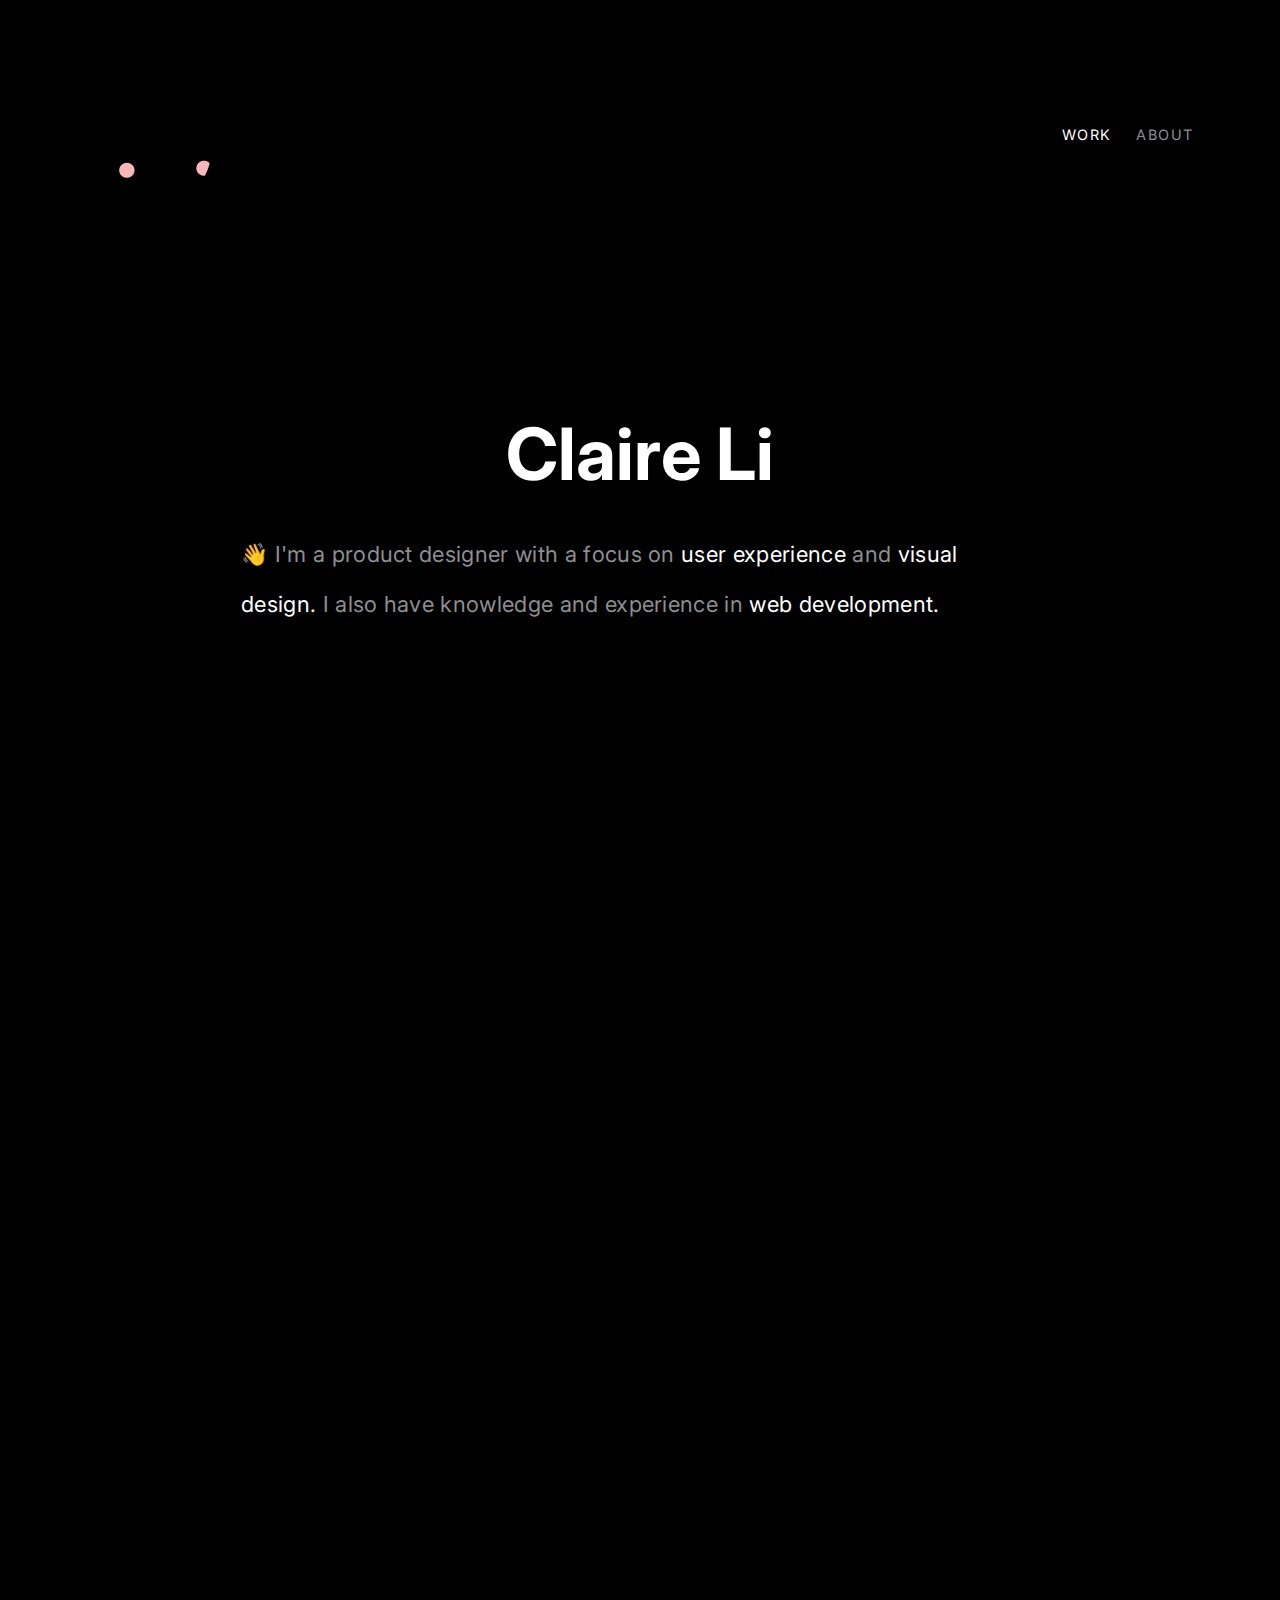
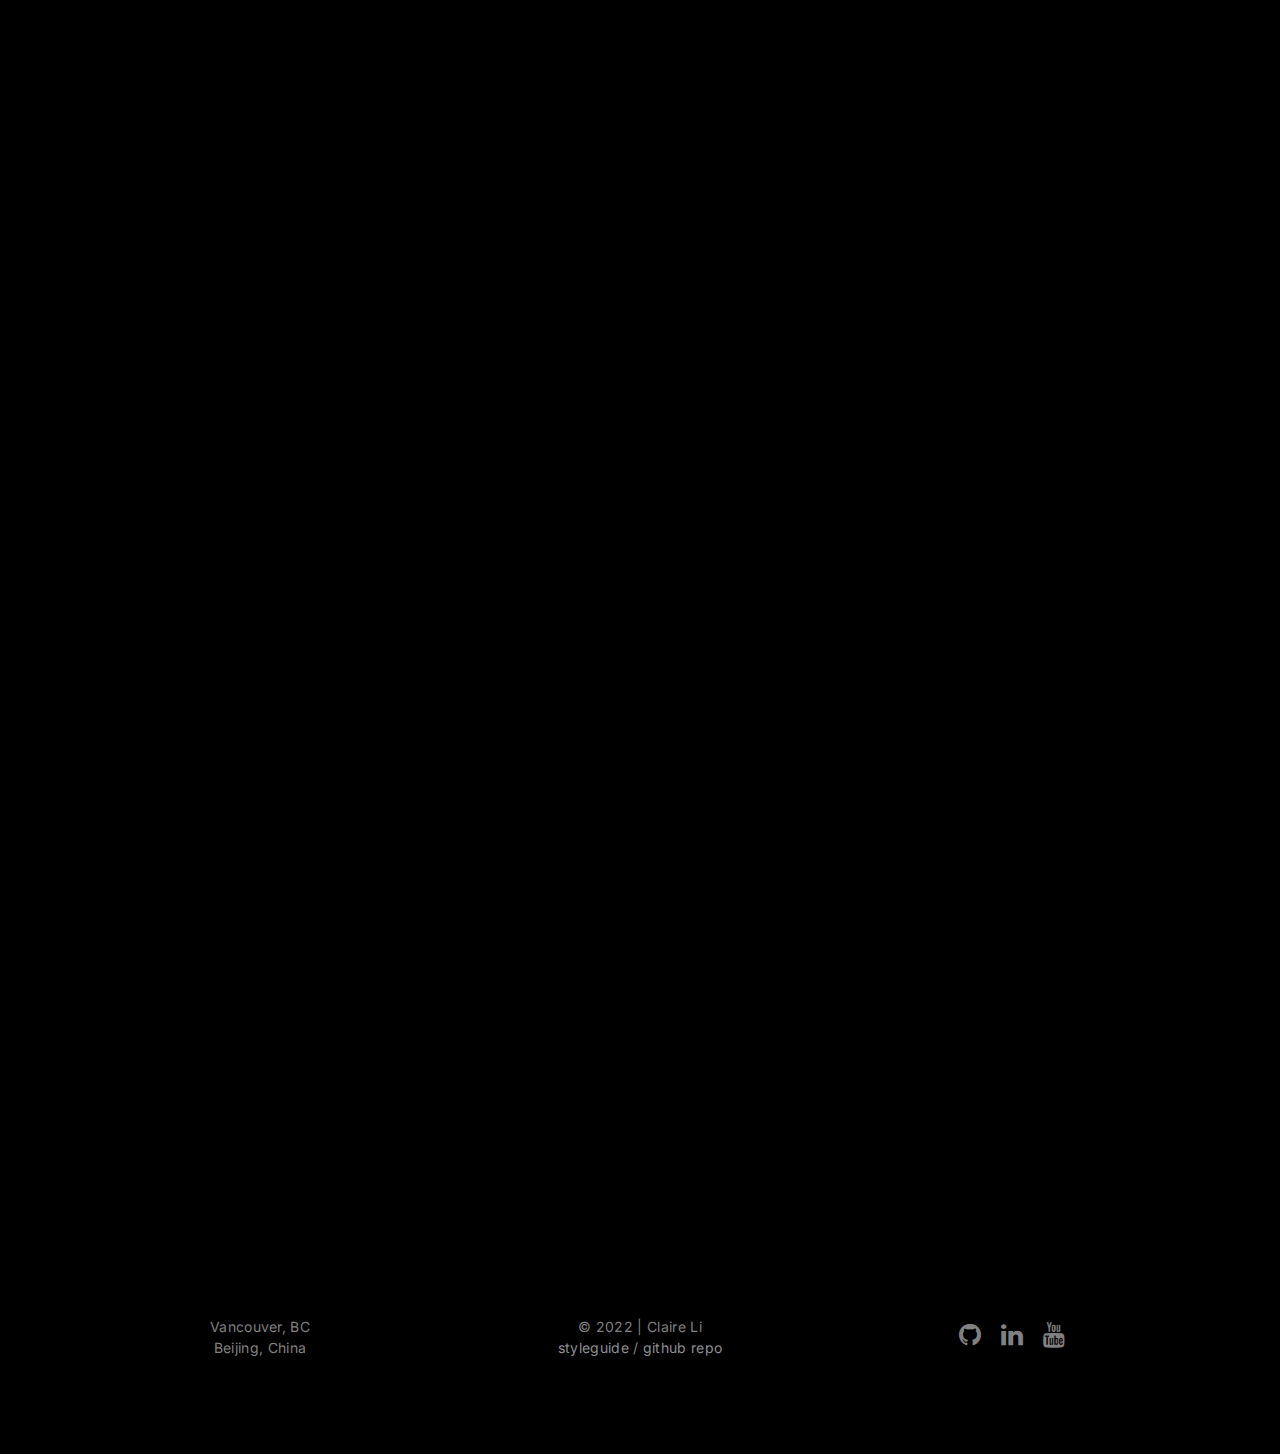
<file: index.html>
<!DOCTYPE html>
<html lang="en">
  <head>
    <meta charset="utf-8">
    <meta name="viewport" content="width=device-width, initial-scale=1">

    <title>Claire Li - Portfolio</title>

    <link rel="stylesheet" href="css/bootstrap.min.css">
    <link rel="stylesheet" href="css/custom.min.css">
    <link rel="stylesheet" href="https://unpkg.com/aos@next/dist/aos.css" />

    <link rel="preconnect" href="https://fonts.googleapis.com">
    <link rel="preconnect" href="https://fonts.gstatic.com" crossorigin>
    <link href="https://fonts.googleapis.com/css2?family=Inter:wght@400;500;600;700;900&display=swap" rel="stylesheet">
    <link rel="stylesheet" href="https://cdnjs.cloudflare.com/ajax/libs/font-awesome/4.7.0/css/font-awesome.min.css">

    <!-- Favicon -->
    <link rel="apple-touch-icon" href="img/apple-touch-icon-144.jpg" />
    <link rel="apple-touch-icon" sizes="144x144" href="img/apple-touch-icon-144.jpg" />
    <link rel="apple-touch-icon" sizes="152x152" href="img/apple-touch-icon-ipad.jpg" />
    <link rel="apple-touch-icon" sizes="167x167" href="img/apple-touch-icon-ipad-retina.jpg" />

    <link rel="icon" type="img/png" href="img/favicon/favicon16.png" sizes="16x16" />
	  <link rel="icon" type="img/png" href="img/favicon/favicon32.png" sizes="32x32" />
    <link rel="icon" type="img/png" href="img/favicon/favicon96.png" sizes="96x96" />
  </head>

  <body>
    <div class="wrapper">
      <header id="header" class="headbar">
  			<div class="container">
  				<nav class="navbar">
            <!-- Logo -->
  					<div class="navbar-logo">
  						<div class="logo">
  							<a href="index.html">
                  <img srcset="img/my-logo.png 2.5x" src="img/my-logo.png" alt="Claire Li">
                </a>
  						</div>
  					</div>
  					<!-- Navigation -->
            <div class="topnav" id="navbar">
              <a href="#my-projects" id='work'>WORK</a>
              <a href="about-me.html">ABOUT</a>
            </div>
  				</nav>
  			</div>
  		</header>

      <section id="showcase">
        <div class="container">
          <h1>Claire Li</h1>
          <div id="introduction">
            <p>👋 I'm a product designer with a focus on <span class="highlight">user experience</span> and <span class="highlight">visual design.</span> I also have knowledge and experience in <span class="highlight">web development.</span>
            </p>
          </div>
        </div>
      </section>

      <section id="my-projects">
        <div class="container" data-aos='fade-in'>
          <h2>Work</h2>
          
          <div class="row">
            <div class="col-sm-12">
              <h4 class="sub-title">Design Works</h4>
            </div>

            <div class="col-sm-6" data-aos='fade-in'>
              <div class="image-container project1" data-filter="interface design">
                <a href="mlgb-esport-club.html">
                  <p class="img-title">
                    <span>MLGB-Esport-Club</span>
                    <span>user research / product Design</span>
                  </P>
                  <img src="img/projects/mlgb-opt.png" alt="mlgb interface image" class="img-responsive">
                  <div class="overlay fade">
                    <span class="caption">MLGB-Esport-Club — user research + product design</span>
                  </div>
                </a>
              </div>
            </div>

            <div class="col-sm-6" data-aos='fade-in'>
              <div class="image-container project2" data-filter="interface design">
                <a href="movie-hat.html">
                  <p class="img-title">
                    <span>Movie Hat</span>
                    <span>logo design / product design</span>
                  </P>
                  <img src="img/projects/moviehat-opt.png" alt="movie hat interface image" class="img-responsive">
                  <div class="overlay fade">
                    <span class="caption">Movie Hat — product design + logo design</span>
                  </div>
                </a>
              </div>
            </div>

            <div class="col-sm-6" data-aos='fade-in'>
              <div class="image-container project3" data-filter="branding">
                <a href="vimeo.html">
                  <p class="img-title">
                    <span>Vimeo App Ethical Evaluation</span>
                    <span>case study / usability test</span>
                  </P>
                  <img src="img/projects/vimeo.png" alt="vimeo image" class="img-responsive">
                  <div class="overlay fade">
                    <span class="caption">Vimeo App Ethical Evaluation — case study + usability test</span>
                  </div>
                </a>
              </div>
            </div>

            <div class="col-sm-6" data-aos='fade-in'>
              <div class="image-container project4" data-filter="app redesign">
                <a href="fantuan.html">
                  <p class="img-title">
                    <span>Fantuan Delivery App Redesign</span>
                    <span> interface design / experience design</span>
                  </P>
                  <img src="img/projects/fantuan.png" alt="fantuan image" class="img-responsive">
                  <div class="overlay fade">
                    <span class="caption">Fantuan Delivery App — ui/ux redesign</span>
                  </div>
                </a>
              </div>
            </div>

            <div class="col-sm-6" data-aos='fade-in'>
              <div class="image-container project5" data-filter="branding">
                <a href="m&z.html">
                  <p class="img-title">
                    <span>M&Z Wealth Management</span>
                    <span>logo design / banner design</span>
                  </P>
                  <img src="img/projects/m&z-opt.png" alt="m&z image" class="img-responsive">
                  <div class="overlay fade">
                    <span class="caption">M&Z Wealth Management — icon and banner design</span>
                  </div>
                </a>
              </div>
            </div>


            <!-- <div class="col-sm-6">
              <div class="image-container project5" data-filter="branding">
                <a href="fungoholiday.html">
                  <p class="img-title">
                    <span>Fungo Holiday Inc.</span>
                    <span>graphic design / web development</span>
                  </P>
                  <img src="img/projects/fungoholiday-opt.png" alt="fungoholiday image" class="img-responsive">
                  <div class="overlay fade">
                    <span class="caption">Fungo Holiday Inc. — graphic design and web development</span>
                  </div>
                </a>
              </div>
            </div> -->

            <div class="col-sm-12" data-aos='fade-in'>
              <h4 class="sub-title">Web Design & Web Development Works</h4>
            </div>
            <div class="col-sm-6" data-aos='fade-in'>
              <div class="image-container project6" data-filter="web development">
                <a href="uflorist.html">
                  <p class="img-title">
                    <span>UFlorist</span>
                    <span>web development</span>
                  </P>
                  <img src="img/projects/uflorist-opt.png" alt="uFlorist website image" class="img-responsive">
                  <div class="overlay fade">
                    <span class="caption">UFlorist — web design / web development </span>
                  </div>
                </a>
              </div>
            </div>

            <div class="col-sm-6" data-aos='fade-in'>
              <div class="image-container project7" data-filter="web development">
                <a href="smartbrain.html">
                  <p class="img-title">
                    <span>Smartbrain Face Detection</span>
                    <span>web development</span>
                  </P>
                  <img src="img/projects/smartbrain-opt.png" alt="smartbrain website image" class="img-responsive">
                  <div class="overlay fade">
                    <span class="caption">Smartbrain — web development using React framework</span>
                  </div>
                </a>
              </div>
            </div>
          </div>

        </div>
      </section>

    </div>

    <!-- Footer -->
    <footer id="footer">
      <div class="container">
        <div class="row">
          <div class="col-md-4">
            <p>Vancouver, BC</p>
            <p>Beijing, China</p>
          </div>
          <div class="col-md-4">
            <p>© 2022 | Claire Li</P>
            <p class="footer-note">
              <a href="style.html">styleguide</a>
              /
              <a href="https://github.com/clairehq/portfolio">github repo</a>
            </p>
          </div>
          <div class="col-md-4">
            <div class="footer-icons">
              <a href="https://github.com/clairehq"><span class="fa fa-github"></span></a>
              <a href="https://www.linkedin.com/in/claire-li-98739113b/"><span class="fa fa-linkedin"></span></a>
              <a href="https://www.youtube.com/channel/UCl3nWt5SBx3i8jefJsgy7vA?view_as=subscriber"><span class="fa fa-youtube"></span></a>
            </div>
          </div>
        </div>
      </div>
    </footer>

    <script src="https://unpkg.com/aos@next/dist/aos.js"></script>
      <script>
        AOS.init({
        offset: 50,
        duration: 1000,
        once: true,
      });
      </script>

  </body>
</html>
</file>
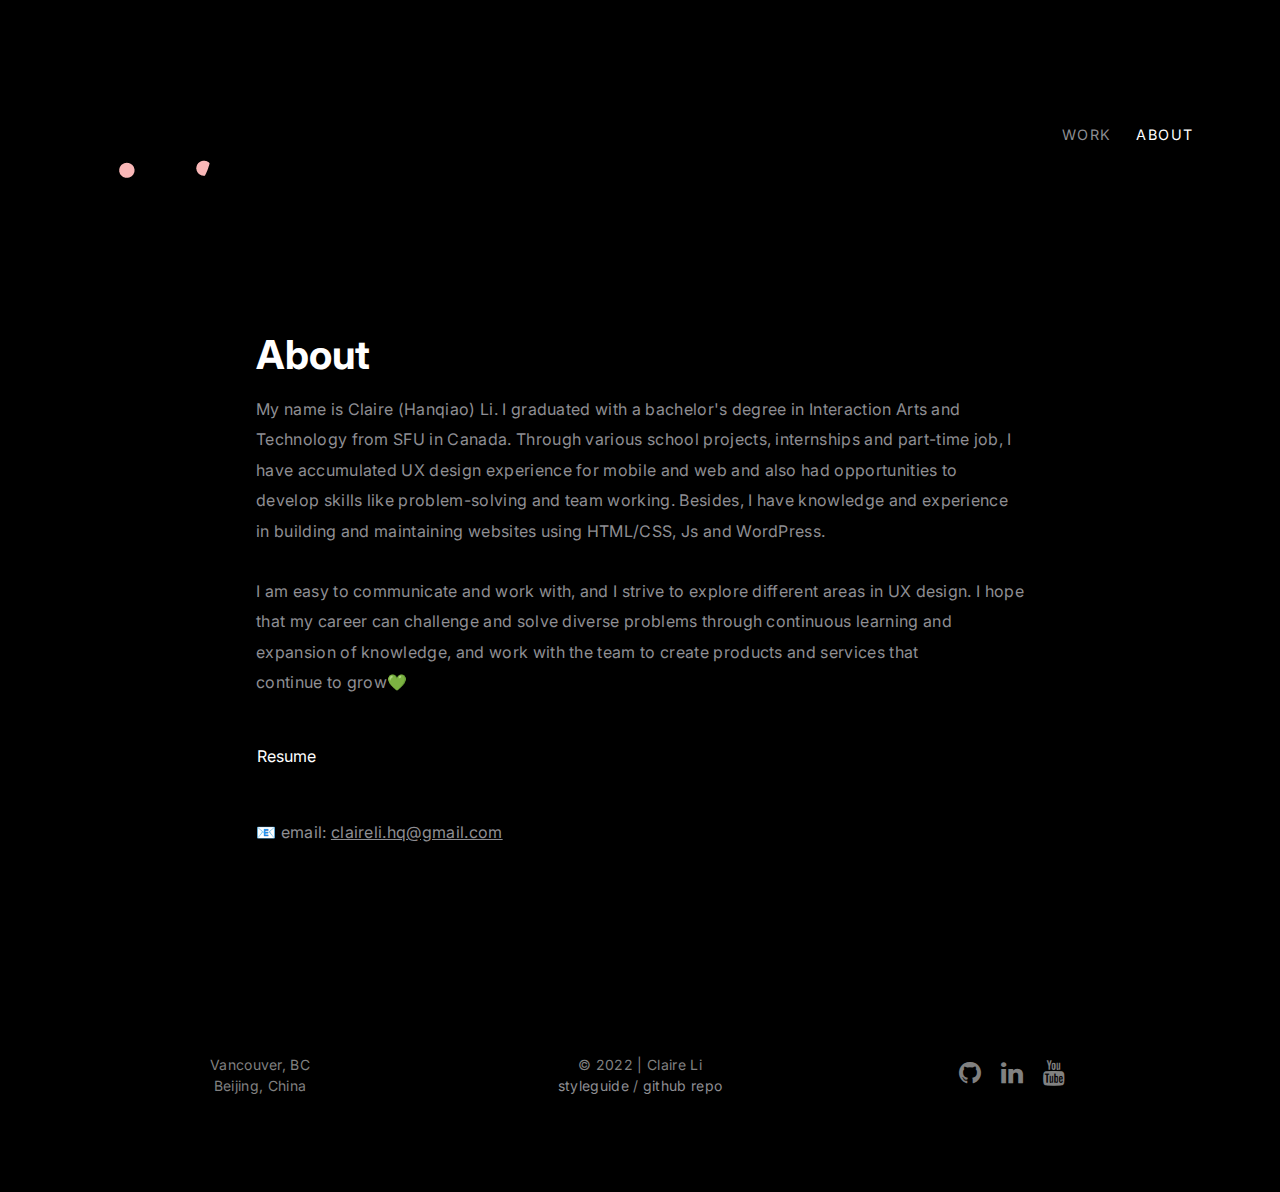
<file: about-me.html>
<!DOCTYPE html>
<html lang="en">
  <head>
    <meta charset="utf-8">
    <meta name="viewport" content="width=device-width, initial-scale=1">

    <title>Claire Li - About Me</title>

    <link rel="stylesheet" href="css/bootstrap.min.css">
    <link rel="stylesheet" href="css/custom.min.css">

    <link rel="preconnect" href="https://fonts.googleapis.com">
    <link rel="preconnect" href="https://fonts.gstatic.com" crossorigin>
    <link href="https://fonts.googleapis.com/css2?family=Inter:wght@400;500;600;700;900&display=swap" rel="stylesheet">
    <link rel="stylesheet" href="https://cdnjs.cloudflare.com/ajax/libs/font-awesome/4.7.0/css/font-awesome.min.css">

    <!-- Favicon -->
    <link rel="apple-touch-icon" href="img/apple-touch-icon-144.jpg" />
    <link rel="apple-touch-icon" sizes="144x144" href="img/apple-touch-icon-144.jpg" />
    <link rel="apple-touch-icon" sizes="152x152" href="img/apple-touch-icon-ipad.jpg" />
    <link rel="apple-touch-icon" sizes="167x167" href="img/apple-touch-icon-ipad-retina.jpg" />

    <link rel="icon" type="img/png" href="img/favicon/favicon16.png" sizes="16x16" />
	  <link rel="icon" type="img/png" href="img/favicon/favicon32.png" sizes="32x32" />
    <link rel="icon" type="img/png" href="img/favicon/favicon96.png" sizes="96x96" />
  </head>

  <body>
    <div class="wrapper">
      <header id="header" class="headbar">
  			<div class="container">
  				<nav class="navbar">
            <!-- Logo -->
  					<div class="navbar-logo">
  						<div class="logo">
  							<a href="index.html">
                  <img srcset="img/my-logo.png 2.5x" src="img/my-logo.png" alt="Claire Li">
                </a>
  						</div>
  					</div>
  					<!-- Navigation -->
            <div class="topnav" id="navbar">
              <a href="index.html#my-projects">WORK</a>
              <a href="about-me.html" id="work">ABOUT</a>
            </div>
  				</nav>
  			</div>
  		</header>

      <section id="about-me">
        <div class="container">
          <div class="work-section">
            <div class="row">
                <h1>About</h1>
                <p>My name is Claire (Hanqiao) Li. I graduated with a bachelor's degree in Interaction Arts and Technology  from SFU in Canada. Through various school projects, internships and part-time job, I have accumulated UX design experience for mobile and web and also had opportunities to develop skills like problem-solving and team working. Besides, I have knowledge and experience in building and maintaining websites using HTML/CSS, Js and WordPress.</p>
                <p>I am easy to communicate and work with, and I strive to explore different areas in UX design. I hope that my career can challenge and solve diverse problems through continuous learning and expansion of knowledge, and work with the team to create products and services that continue&nbsp;to&nbsp;grow💚</p>
            </div>
            <a href="resume/claire_uiux_resume.pdf">
              <div class='button'>Resume
              </div>
            </a>
            <p>📧 email:  <u>claireli.hq@gmail.com</u></p>
          </div>
        </div>
      </section>

    </div>

    <!-- Footer -->
    <footer id="footer">
      <div class="container">
        <div class="row">
          <div class="col-md-4">
            <p>Vancouver, BC</p>
            <p>Beijing, China</p>
          </div>
          <div class="col-md-4">
            <p>© 2022 | Claire Li</P>
            <p class="footer-note">
              <a href="style.html">styleguide</a>
              /
              <a href="https://github.com/clairehq/portfolio">github repo</a>
            </p>
          </div>
          <div class="col-md-4">
            <div class="footer-icons">
              <a href="https://github.com/clairehq"><span class="fa fa-github"></span></a>
              <a href="https://www.linkedin.com/in/claire-li-98739113b/"><span class="fa fa-linkedin"></span></a>
              <a href="https://www.youtube.com/channel/UCl3nWt5SBx3i8jefJsgy7vA?view_as=subscriber"><span class="fa fa-youtube"></span></a>
            </div>
          </div>
        </div>
      </div>
    </footer>
  </body>
</html>
</file>
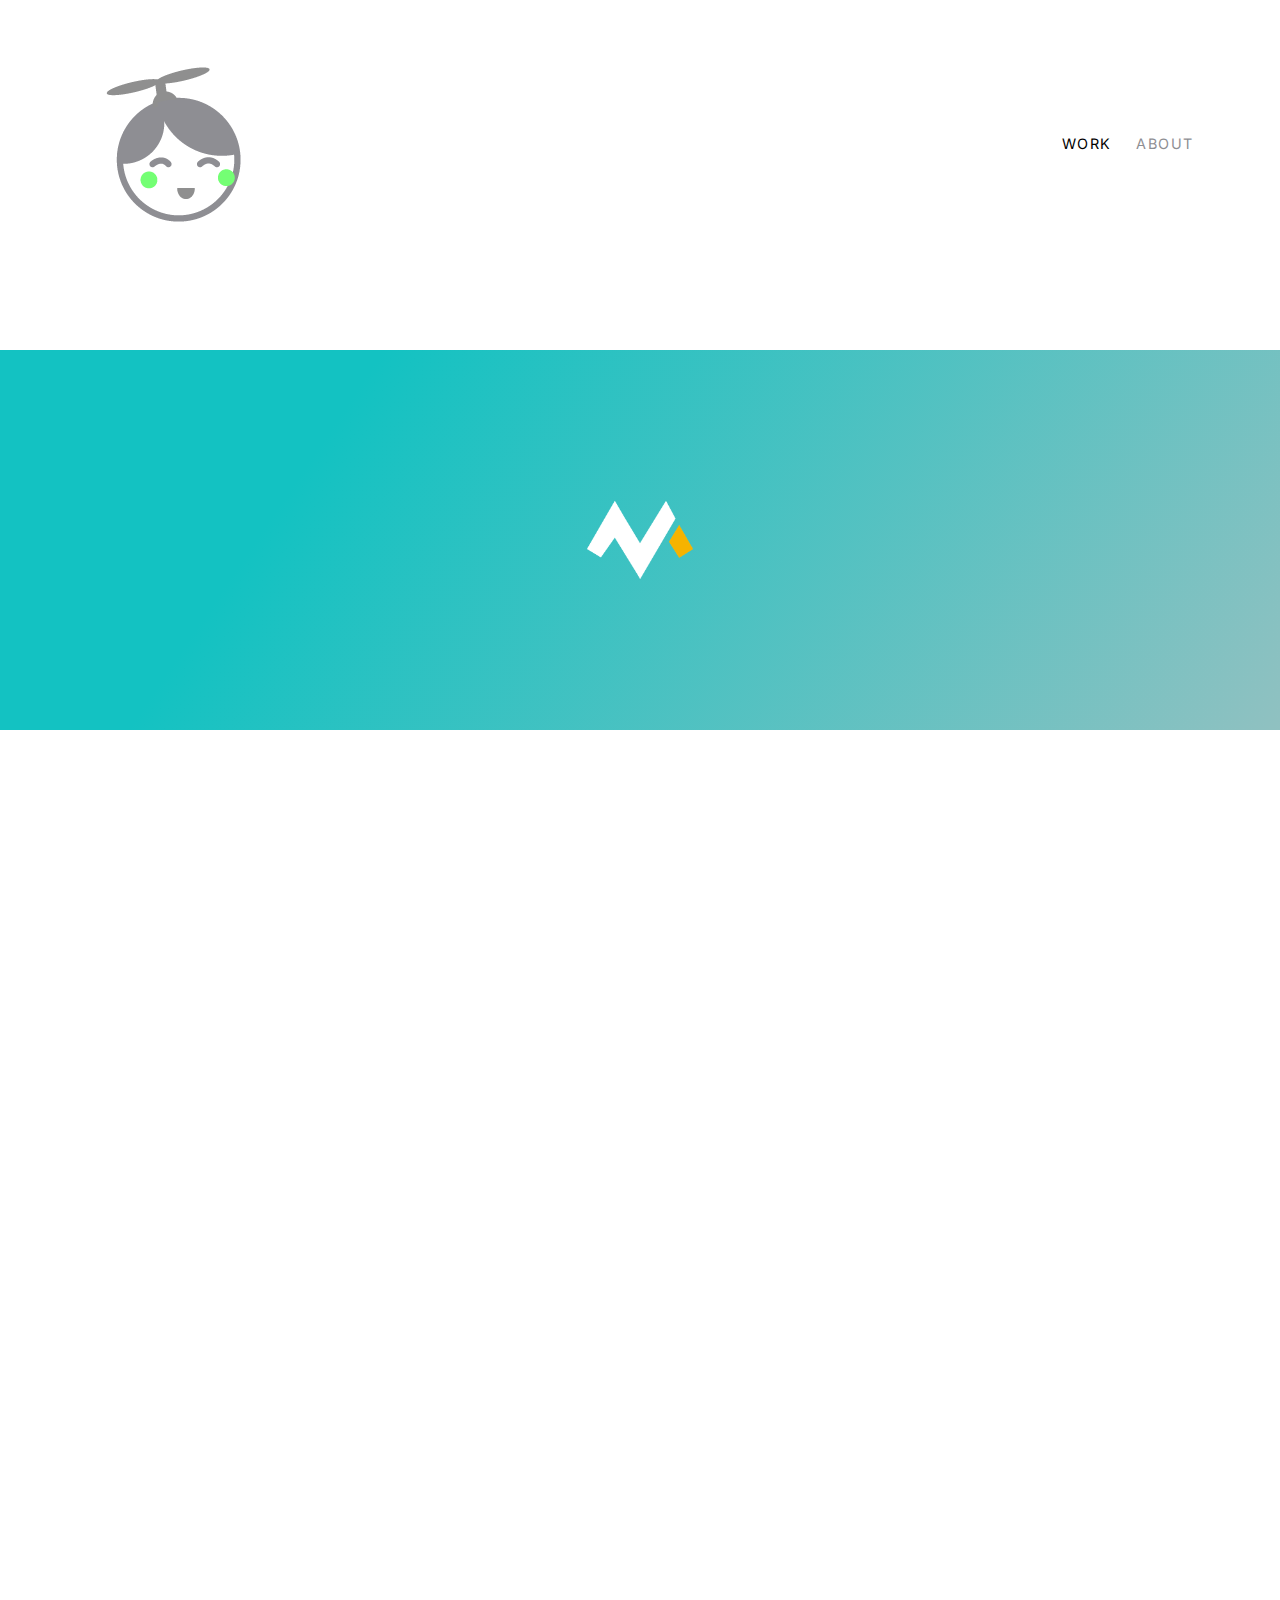
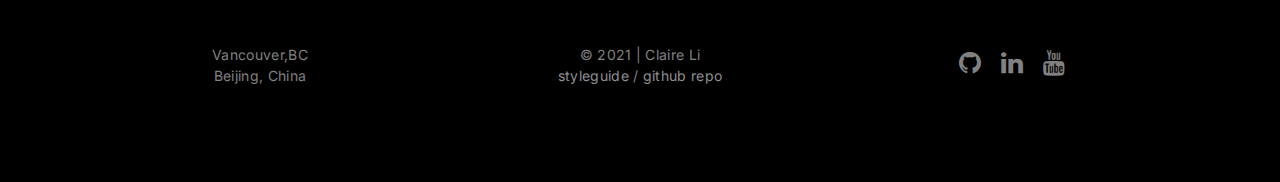
<file: m&z.html>
<!DOCTYPE html>
<html lang="en">
  <head>
    <meta charset="utf-8">
    <meta name="viewport" content="width=device-width, initial-scale=1">

    <title>Claire Li - Works</title>

    <link rel="stylesheet" href="css/bootstrap.min.css">
    <link rel="stylesheet" href="css/custom.min.css">
    <link rel="stylesheet" href="https://unpkg.com/aos@next/dist/aos.css" />

    <link rel="preload" href="css/non-critical.css" as="style" onload="this.onload=null;this.rel='stylesheet'">

    <link rel="stylesheet" href="https://unpkg.com/aos@next/dist/aos.css" />

    <noscript><link rel="stylesheet" href="css/non-critical.css"></noscript>

    <script>!function(w){"use strict";var loadCSS=function(href,before,media){function loadCB(){ss.addEventListener&&ss.removeEventListener("load",loadCB),ss.media=media||"all"}var ref,doc=w.document,ss=doc.createElement("link");if(before)ref=before;else{var refs=(doc.body||doc.getElementsByTagName("head")[0]).childNodes;ref=refs[refs.length-1]}var sheets=doc.styleSheets;ss.rel="stylesheet",ss.href=href,ss.media="only x",function ready(cb){if(doc.body)return cb();setTimeout(function(){ready(cb)})}(function(){ref.parentNode.insertBefore(ss,before?ref:ref.nextSibling)});var onloadcssdefined=function(cb){for(var resolvedHref=ss.href,i=sheets.length;i--;)if(sheets[i].href===resolvedHref)return cb();setTimeout(function(){onloadcssdefined(cb)})};return ss.addEventListener&&ss.addEventListener("load",loadCB),(ss.onloadcssdefined=onloadcssdefined)(loadCB),ss};"undefined"!=typeof exports?exports.loadCSS=loadCSS:w.loadCSS=loadCSS}("undefined"!=typeof global?global:this);</script>

    <link rel="preconnect" href="https://fonts.googleapis.com">
    <link rel="preconnect" href="https://fonts.gstatic.com" crossorigin>
    <link href="https://fonts.googleapis.com/css2?family=Inter:wght@400;500;600;700;900&display=swap" rel="stylesheet">
    <link rel="stylesheet" href="https://cdnjs.cloudflare.com/ajax/libs/font-awesome/4.7.0/css/font-awesome.min.css">

    <!-- Favicon -->
    <link rel="apple-touch-icon" href="img/apple-touch-icon-144.jpg">
    <link rel="apple-touch-icon" sizes="144x144" href="img/apple-touch-icon-144.jpg" />
    <link rel="apple-touch-icon" sizes="152x152" href="img/apple-touch-icon-ipad.jpg" />
    <link rel="apple-touch-icon" sizes="167x167" href="img/apple-touch-icon-ipad-retina.jpg" />

    <link rel="icon" type="img/png" href="img/favicon/favicon16.png" sizes="16x16" />
	  <link rel="icon" type="img/png" href="img/favicon/favicon32.png" sizes="32x32" />
    <link rel="icon" type="img/png" href="img/favicon/favicon96.png" sizes="96x96" />
  </head>

  <body>
    <div class="work-wrapper">
      <header id="header" class="headbar">
        <div class="container">
          <nav class="navbar">
            <!-- Logo -->
            <div class="navbar-logo">
              <div class="logo">
                <a href="index.html">
                  <img srcset="img/my-logo-grey.png 2.5x" src="img/my-logo-grey.png" alt="Claire Li">
                </a>
              </div>
            </div>
            <!-- Navigation -->
            <div class="topnav" id="navbar">
              <a href="index.html#my-projects" id="work-d">WORK</a>
              <a href="about-me.html">ABOUT</a>
            </div>
          </nav>
        </div>
      </header>

      <section class="work">
        <div class="banner project4">
          <img src="img/projects/m&z-opt.png" alt="m&z banner">
        </div>

        <div class="container">
          <div class="work-section">
            <h1 data-aos='fade-in'>M&Z Wealth Management</h1>

            <ul class="row table-4" data-aos='fade-in'>
              <li class="col-md-6">
                <p class="list-content">
                  <span class="list-title">Duration</span>
                  <span class="list-caption">2 weeks</span>
                </p>
              </li>
              <li class="col-md-6">
                <p class="list-content">
                  <span class="list-title">My Role:</span>
                  <span class="list-caption">sole designer</span>
                </p>
              </li>
              <li class="col-md-6">
                <p class="list-content">
                  <span class="list-title">Type:</span>
                  <span class="list-caption">paid work</span>
                </p>
              </li>
              <li class="col-md-6">
                <p class="list-content">
                  <span class="list-title">Tools:</span>
                  <span class="list-caption">adobe illustrator, sketch</span>
                </p>
              </li>
            </ul>

            <h2 data-aos='fade-in'>Context</h2>
            <p data-aos='fade-in'>This is a paid work. My job is to design a company logo and company banner for M&Z wealth management company. M&Z company is a financial company that helps clients with financial advice.</P>
            <h2 data-aos='fade-in'>Branding</h2>
            <p data-aos='fade-in'>Because it is an investment and financial management company, the most important value for the company is its credit. The company’s credit determines why customers choose them. So the goal of the branding is to achieve the effect which makes customers feel reliable and secure. It should gain clients' trust when they see the branding so that they feel safe to take out their money.</p>
            <h2 data-aos='fade-in'>Sketches</h2>
            <p class="special-para" data-aos='fade-in'>First，I sketched out some different ideas.</p>
            <div class="img-listing" data-aos='fade-in'>
              <a href="img/m&z/m&z-sketch.png">
                <img src="img/m&z/m&z-sketch-opt.png" data-src="img/m&z/m&z-sketch.png" class="lazyload blur" alt="sketch image">
                <noscript><img src="img/m&z/m&z-sketch.png" alt="sketch image"></noscript>
              </a>
            </div>
            <h2 data-aos='fade-in'>Final Outcomes</h2>
            <h4 data-aos='fade-in'>Logo</h4>
            <p class="special-para" data-aos='fade-in'>I chose one idea and made it into a high fidelity vector logo.</p>
            <h5 data-aos='fade-in'>Why choose blue color?</h5>
            <p data-aos='fade-in'>Blue is a color that most people like because of the reliability, credibility and communicativeness it conveys. These meanings fit the branding well. Also, blue expresses the power and officialdom of the organization which gives a feeling of "if you let us manage your money, we will help you earn more".
            </p>
            <div class="img-listing" data-aos='fade-in'>
              <a href="img/m&z/m&z-logo.jpg">
                <img src="img/m&z/m&z-logo-opt.jpg" data-src="img/m&z/m&z-logo.jpg" class="lazyload blur" alt="logo image">
                <noscript><img src="img/m&z/m&z-logo.jpg" alt="logo image"></noscript>
              </a>
            </div>
            <h4 data-aos='fade-in'>Banner</h4>
            <p class="special-para" data-aos='fade-in'>Finally, I designed the website banner with company name and slogan.</p>
            <div class="img-listing" data-aos='fade-in'>
              <a href="img/m&z/m&z-banner.jpg">
                <img src="img/m&z/m&z-banner-opt.jpg" data-src="img/m&z/m&z-banner.jpg" class="lazyload blur" alt="banner image">
                <noscript><img src="img/m&z/m&z-banner.jpg" alt="logo image"></noscript>
              </a>
            </div>
            <h2 data-aos='fade-in'>Follow Up</h2>
            <p data-aos='fade-in'>The founder of the company told me that after using my logo and banner on their website, the number of clients increased a lot and she is really happy and thinks the logo brings a lot of luck to her company.</p>
          </div>
          <div id="end" data-aos='fade-in'>
            <span class="dot"></span>
            <span class="dot"></span>
            <span class="dot"></span>
          </div>

          <script src="js/lazysizes.min.js"></script>
        </div>
      </section>
    </div>

    <!-- Footer -->
    <footer id="footer">
      <div class="container">
        <div class="row">
          <div class="col-md-4">
            <p>Vancouver,BC</p>
            <p>Beijing, China</p>
          </div>
          <div class="col-md-4">
            <p>© 2021 | Claire Li</P>
            <p class="footer-note">
              <a href="style.html">styleguide</a>
              /
              <a href="https://github.com/clairehq/portfolio">github repo</a>
            </p>
          </div>
          <div class="col-md-4">
            <div class="footer-icons">
              <a href="https://github.com/clairehq"><span class="fa fa-github"></span></a>
              <a href="https://www.linkedin.com/in/claire-li-98739113b/"><span class="fa fa-linkedin"></span></a>
              <a href="https://www.youtube.com/channel/UCl3nWt5SBx3i8jefJsgy7vA?view_as=subscriber"><span class="fa fa-youtube"></span></a>
            </div>
          </div>
        </div>
      </div>
    </footer>

    <script src="https://unpkg.com/aos@next/dist/aos.js"></script>
    <script>
      AOS.init({
        offset: 300,
        duration: 2000,
        once: true,
      });
    </script>
  </body>
</html>
</file>
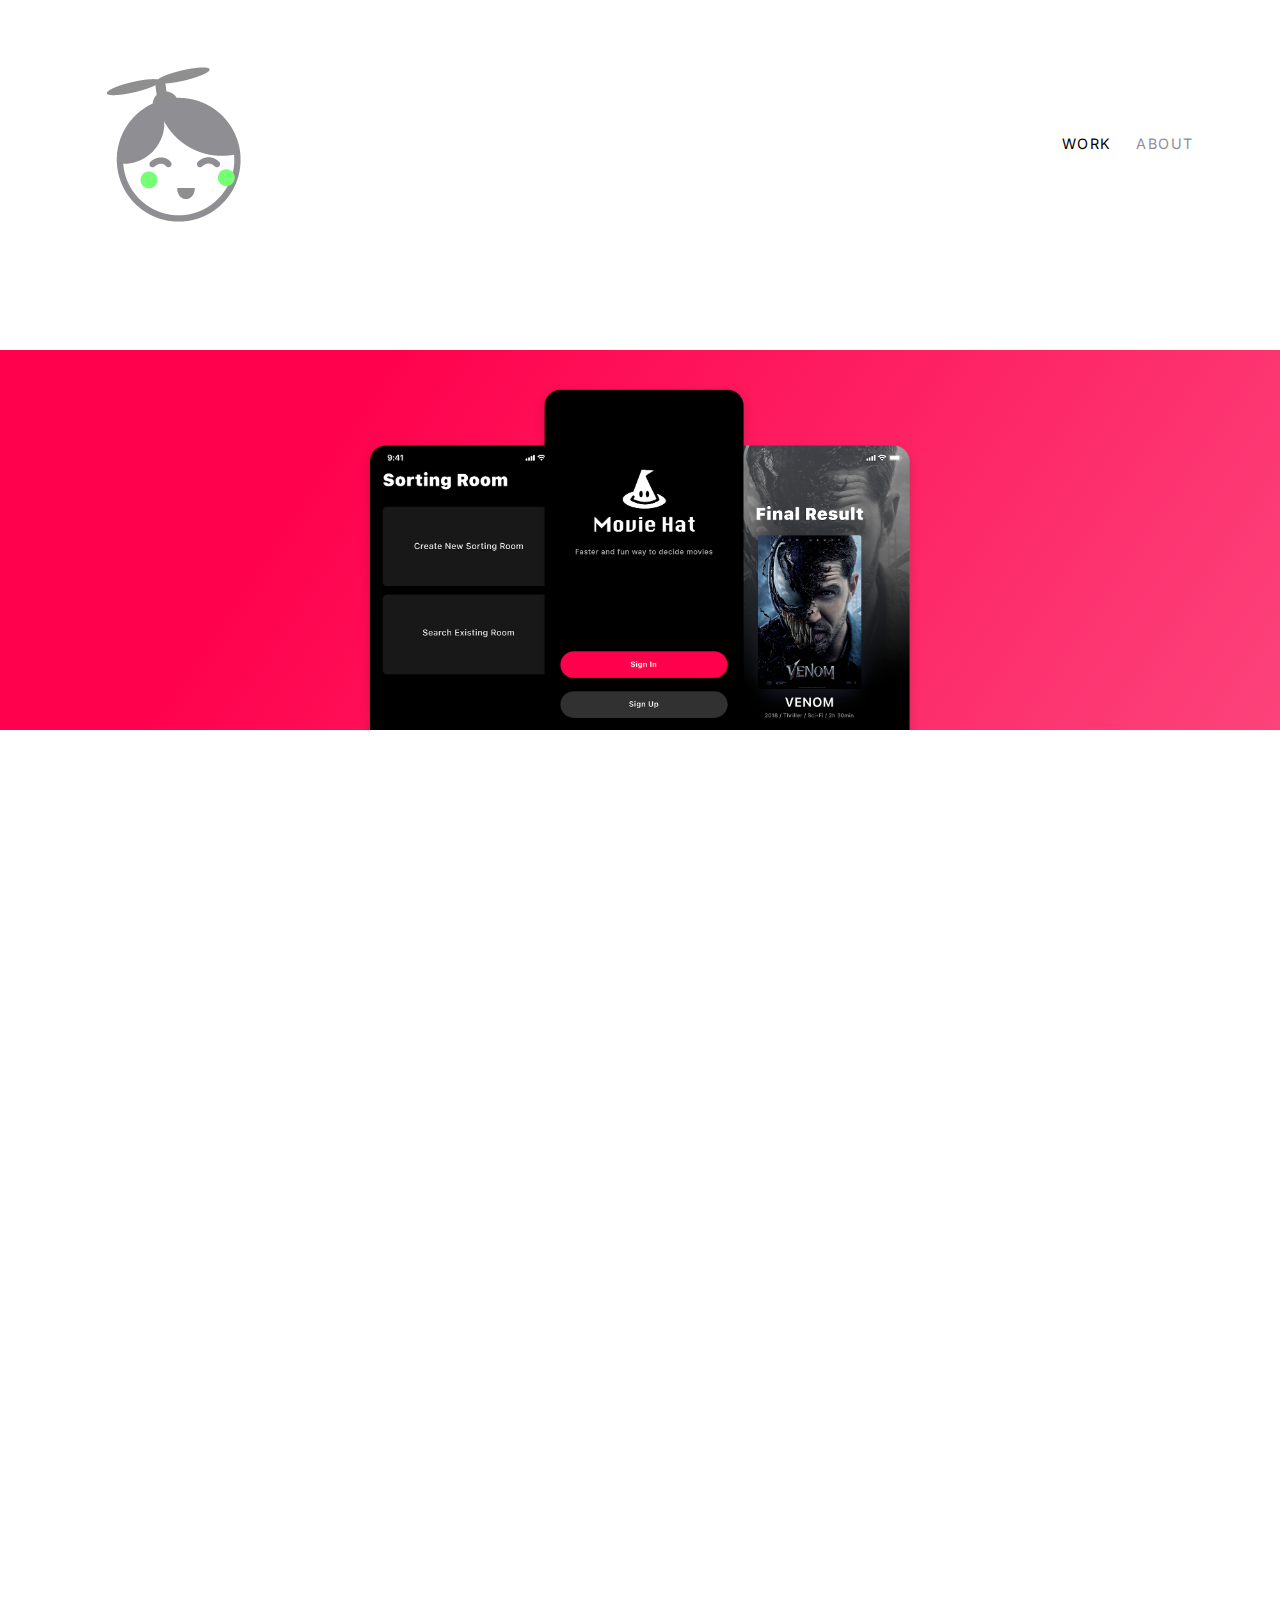
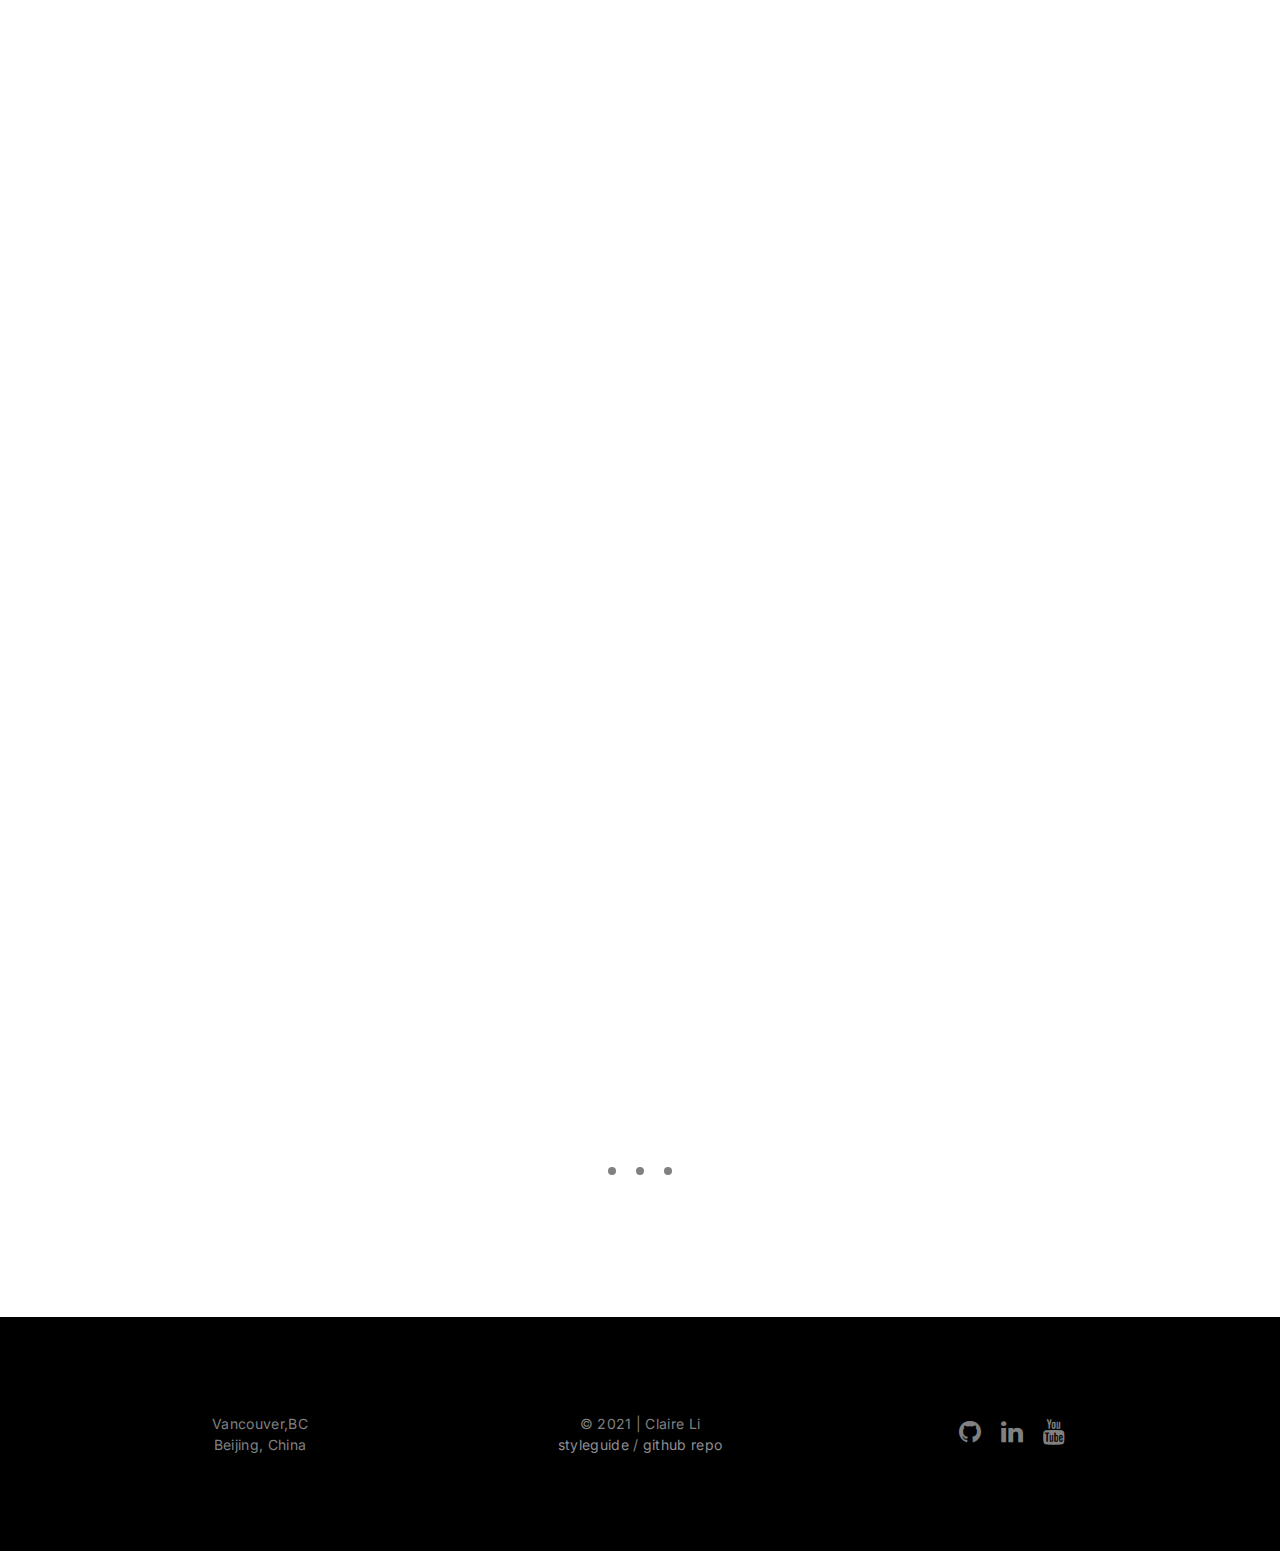
<file: movie-hat.html>
<!DOCTYPE html>
<html lang="en">
  <head>
    <meta charset="utf-8">
    <meta name="viewport" content="width=device-width, initial-scale=1">

    <title>Claire Li - Works</title>

    <link rel="stylesheet" href="css/bootstrap.min.css">
    <link rel="stylesheet" href="css/custom.min.css">
    <link rel="stylesheet" href="https://unpkg.com/aos@next/dist/aos.css" />

    <link rel="preload" href="css/non-critical.css" as="style" onload="this.onload=null;this.rel='stylesheet'">

    <noscript><link rel="stylesheet" href="css/non-critical.css"></noscript>

    <script>!function(w){"use strict";var loadCSS=function(href,before,media){function loadCB(){ss.addEventListener&&ss.removeEventListener("load",loadCB),ss.media=media||"all"}var ref,doc=w.document,ss=doc.createElement("link");if(before)ref=before;else{var refs=(doc.body||doc.getElementsByTagName("head")[0]).childNodes;ref=refs[refs.length-1]}var sheets=doc.styleSheets;ss.rel="stylesheet",ss.href=href,ss.media="only x",function ready(cb){if(doc.body)return cb();setTimeout(function(){ready(cb)})}(function(){ref.parentNode.insertBefore(ss,before?ref:ref.nextSibling)});var onloadcssdefined=function(cb){for(var resolvedHref=ss.href,i=sheets.length;i--;)if(sheets[i].href===resolvedHref)return cb();setTimeout(function(){onloadcssdefined(cb)})};return ss.addEventListener&&ss.addEventListener("load",loadCB),(ss.onloadcssdefined=onloadcssdefined)(loadCB),ss};"undefined"!=typeof exports?exports.loadCSS=loadCSS:w.loadCSS=loadCSS}("undefined"!=typeof global?global:this);</script>

    <link rel="preconnect" href="https://fonts.googleapis.com">
    <link rel="preconnect" href="https://fonts.gstatic.com" crossorigin>
    <link href="https://fonts.googleapis.com/css2?family=Inter:wght@400;500;600;700;900&display=swap" rel="stylesheet">
    <link rel="stylesheet" href="https://cdnjs.cloudflare.com/ajax/libs/font-awesome/4.7.0/css/font-awesome.min.css">
    <!-- Favicon -->
    <link rel="apple-touch-icon" href="img/apple-touch-icon-144.jpg" />
    <link rel="apple-touch-icon" sizes="144x144" href="img/apple-touch-icon-144.jpg" />
    <link rel="apple-touch-icon" sizes="152x152" href="img/apple-touch-icon-ipad.jpg" />
    <link rel="apple-touch-icon" sizes="167x167" href="img/apple-touch-icon-ipad-retina.jpg" />

    <link rel="icon" type="img/png" href="img/favicon/favicon16.png" sizes="16x16" />
	  <link rel="icon" type="img/png" href="img/favicon/favicon32.png" sizes="32x32" />
    <link rel="icon" type="img/png" href="img/favicon/favicon96.png" sizes="96x96" />
  </head>

  <body>
    <div class="work-wrapper">
      <header id="header" class="headbar">
        <div class="container">
          <nav class="navbar">
            <!-- Logo -->
            <div class="navbar-logo">
              <div class="logo">
                <a href="index.html">
                  <img srcset="img/my-logo-grey.png 2.5x" src="img/my-logo-grey.png" alt="Claire Li">
                </a>
              </div>
            </div>
            <!-- Navigation -->
            <div class="topnav" id="navbar">
              <a href="index.html#my-projects" id="work-d">WORK</a>
              <a href="about-me.html">ABOUT</a>
            </div>
          </nav>
        </div>
      </header>

      <section class="work">
        <div class="banner project2">
          <img src="img/projects/moviehat-opt.png" alt="movie hat banner">
        </div>

        <div class="container">
          <div class="work-section">
            <h1 data-aos='fade-in'>Movie Hat</h1>

            <ul class="row table-2" data-aos='fade-in'>
              <li class="col-md-6">
                <p class="list-content">
                  <span class="list-title">Duration</span>
                  <span class="list-caption">3 months</span>
                </p>
              </li>
              <li class="col-md-6">
                <p class="list-content">
                  <span class="list-title">My Role:</span>
                  <span class="list-caption">user research, ui/ux design, user testing</span>
                </p>
              </li>
              <li class="col-md-6">
                <p class="list-content">
                  <span class="list-title">Group Members:</span>
                  <span class="list-caption">Hanqiao Li, Ivy Zhao, Pavel Orsher</span>
                </p>
              </li>
              <li class="col-md-6">
                <p class="list-content">
                  <span class="list-title">Tools:</span>
                  <span class="list-caption">figma, sketch, protopie, supernova</span>
                </p>
              </li>
            </ul>

            <h2 data-aos='fade-in'>Context</h2>
            <p data-aos='fade-in'>This project is about researching a domain of group and then designing a complex, sensor interactive user interface that is elegant, detailed, and meets the goals of the users. The purpose of this project is to practice skills such as researching, proposing, doing mockups, and usability test.</P>
            
            <h2 data-aos='fade-in'>Domain of Group</h2>
            <p data-aos='fade-in'>Our domain of group is young people in their 20s.</p>
            
            <h2 data-aos='fade-in'>Research Process</h2>
            <p data-aos='fade-in'>We did some research online focusing on what kinds of activities young people usually do, and what kinds of conflicts they might encounter with. After the research, each of us came up with one idea.</P>
            
              <h2 data-aos='fade-in'>App Concept</h2>
            <p data-aos='fade-in'>We discussed each idea and decided to design a fun interactive application that helps young people to decide what movie to watch at home based on their preferences while having some fun. We realized it’s hard and time-consuming for many young people to decide what movie to watch on their date or home party. Using this app, they can save time on deciding the movie and find a movie that everyone is interested in through an amusing interaction which is shaking the smartphone to start the suggestions process.</p>
            
            <h2 data-aos='fade-in'>User Persona</h2>
            <p class="special-para" data-aos='fade-in'>We created two user personas based on our design focus.</p>
            <div class="img-listing" data-aos='fade-in'>
              <a href="img/movie-hat/persona1.jpg">
                <img src="img/movie-hat/persona1-opt.jpg" data-src="img/movie-hat/persona1.jpg" class="lazyload blur" alt="movie hat persona image">
                <noscript><img src="img/movie-hat/persona1.jpg" alt="movie hat persona image"></noscript>
              </a>
            </div>
            <div class="img-listing" data-aos='fade-in'>
              <a href="img/movie-hat/persona2.jpg">
                <img src="img/movie-hat/persona2-opt.jpg" data-src="img/movie-hat/persona2.jpg" class="lazyload blur" alt="movie hat persona image">
                <noscript><img src="img/movie-hat/persona2.jpg" alt="movie hat persona image"></noscript>
              </a>
            </div>
            <h2 data-aos='fade-in'>Sketches</h2>
            <p class="special-para" data-aos='fade-in'>We then brainstorm the functions the app might need and sketch out the interface.</p>
            <div class="img-listing" data-aos='fade-in'>
              <a href="img/movie-hat/sketch1.png">
                <img src="img/movie-hat/sketch1-opt.png" data-src="img/movie-hat/sketch1.png" class="lazyload blur" alt="movie hat sketch image">
                <noscript><img src="img/movie-hat/sketch1.png" alt="movie hat sketch image"></noscript>
              </a>
            </div>
            <div class="img-listing" data-aos='fade-in'>
              <a href="img/movie-hat/sketch2.png">
                <img src="img/movie-hat/sketch2-opt.png" data-src="img/movie-hat/sketch2.png" class="lazyload blur" alt="movie hat sketch image">
                <noscript><img src="img/movie-hat/sketch2.png" alt="movie hat sketch image"></noscript>
              </a>
            </div>
            <div class="img-listing" data-aos='fade-in'>
              <a href="img/movie-hat/sketch3.png">
                <img src="img/movie-hat/sketch3-opt.png" data-src="img/movie-hat/sketch3.png" class="lazyload blur" alt="movie hat sketch image">
                <noscript><img src="img/movie-hat/sketch3.png" alt="movie hat sketch image"></noscript>
              </a>
            </div>

            <h2 data-aos='fade-in'>Usability Test</h2>
            <p class="special-para" data-aos='fade-in'>We designed a mockup and found 3 evaluators around 20s that use ios and Android mobile devices to do the user testing. The testing method we used is Heuristic Evaluation. We decided a set of tasks that evaluators need to perform while navigating the app:</p>
            <ol data-aos='fade-in'>
              <li>To login or sign up for an account</li>
              <li>Create a new sorting room and choose certain preferences</li>
              <li>Join an existing room with their preferences</li>
              <li>Shake and decide a final movie</li>
              <li>Log out</li>
            </ol>

            <p data-aos='fade-in'>We observed and took note of the problems that evaluators encountered when performing above tasks. Then we used Jakob Nielsen's usability principles to rate the problems on a scale from 0 to 4 based on their severity.</p>

            <h2 data-aos='fade-in'>Results and Interpretation</h2>
            <p class="special-para" data-aos='fade-in'>Throughout the evaluation, we found some usability problems that breaks heuristic rules.</p>
            <h5 data-aos='fade-in'>Severity Rating 4:</h5>
            <p class="special-para" data-aos='fade-in'> ⚫ Major problems with Flexibility and Efficiency of use issue for search room interface: 
              When invited partner/friends to join an existing room, there is no button for partner/friends to choose their movie preferences before joining an existing room.</p>
            <p data-aos='fade-in'>⚫ Major problem with Problem with Consistency and Standards for profile interface: In the profile interface, there is no logout button for users to check out their
              account.</p>
            <h5 data-aos='fade-in'>Severity Rating 3:</h5>
            <p data-aos='fade-in'>⚫ Significant problem with System Visibility Status and Consistency and Standards for editing user’s preferences:
              After users enter a sorting room, there is no button for them to check their preference or edit it, unless go back to the profile page. The shared room also does
              not display what filters were applied.</p>
            <h5 data-aos='fade-in'>Severity Rating 1:</h5>
            <p data-aos='fade-in'>⚫ Minor problem with Visibility of System Status during movie selection:
              After users select the movies they wanted to watch among those five movies
              that the app generates for them and tap the confirm button, there is no indicators that
              tell users to wait for other room members finish selecting.</p>
              
            <h2 data-aos='fade-in'>Final Version</h2>
            <p data-aos='fade-in'>The application we designed is called Movie Hat. We get the inspiration from the sorting hat from Harry Porter. Our App is a movie picker App. Users first need to create an avatar and set up some preferences. Depends on whom they watch with and their mood, they can choose certain movie preferences. Then, users interact with the app by shaking the smartphones to start the movie suggestion process. The app makes it easier for couples or group of friends to decide what they gonna watch together and also adds fun to the process.</p>
            <div class="img-listing" data-aos='fade-in'>
              <a href="img/movie-hat/main.png">
                <img src="img/movie-hat/main-opt.png" data-src="img/movie-hat/main.png" class="lazyload blur" alt="main interface image">
                <noscript><img src="img/movie-hat/main.png" alt="main interface image"></noscript>
              </a>
              <p></p>
            </div>
            <div class="img-listing" data-aos='fade-in'>
              <p class="img-title">Sign in/Sign up</P>
              <a href="img/movie-hat/signup.png">
                <img src="img/movie-hat/signup-opt.png" data-src="img/movie-hat/signup.png" class="lazyload blur" alt="sign up interface image">
                <noscript><img src="img/movie-hat/signup.png" alt="sign up interface image"></noscript>
              </a>
            </div>
            <div class="img-listing" data-aos='fade-in'>
              <p class="img-title">Create Avatar</P>
              <a href="img/movie-hat/create-avatar.png">
                <img src="img/movie-hat/create-avatar-opt.png" data-src="img/movie-hat/create-avatar.png" class="lazyload blur" alt="create avatar interface image">
                <noscript><img src="img/movie-hat/create-avatar.png" alt="create avatar interface image"></noscript>
              </a>
              <a href="img/movie-hat/sign-up.gif">PROTPTYPE LINK</a>
            </div>

            <div class="img-listing" data-aos='fade-in'>
              <p class="img-title">Sorting Room</P>
              <a href="img/movie-hat/sorting-room.png">
                <img src="img/movie-hat/sorting-room-opt.png" data-src="img/movie-hat/sorting-room.png" class="lazyload blur" alt="sorting room interface image">
                <noscript><img src="img/movie-hat/sorting-room.png" alt="sorting room interface image"></noscript>
              </a>
            </div>

            <div class="img-listing" data-aos='fade-in'>
              <p class="img-title">Shake</P>
              <a href="img/movie-hat/shake.png">
                <img src="img/movie-hat/shake-opt.png" data-src="img/movie-hat/shake.png" class="lazyload blur" alt="shake interface image">
                <noscript><img src="img/movie-hat/shake.png" alt="shake interface image"></noscript>
              </a>
            </div>

            <div class="img-listing" data-aos='fade-in'>
              <p class="img-title">Sorting Result</P>
              <a href="img/movie-hat/sorting-result.png">
                <img src="img/movie-hat/sorting-result-opt.png" data-src="img/movie-hat/sorting-result.png" class="lazyload blur" alt="sorting result interface image">
                <noscript><img src="img/movie-hat/sorting-result.png" alt="sorting result interface image"></noscript>
              </a>
              <a href="img/movie-hat/sorting.gif">PROTPTYPE LINK</a>
            </div>

            <div class="img-listing" data-aos='fade-in'>
              <p class="img-title">Profile</P>
              <a href="img/movie-hat/user-profile.png">
                <img src="img/movie-hat/user-profile-opt.png" data-src="img/movie-hat/user-profile.png" class="lazyload blur" alt="user profile interface image">
                <noscript><img src="img/movie-hat/user-profile.png" alt="user profile interface image"></noscript>
              </a>
              <a href="img/movie-hat/profile.gif">PROTPTYPE LINK</a>
            </div>

          <div id="end">
            <span class="dot"></span>
            <span class="dot"></span>
            <span class="dot"></span>
          </div>

          <script src="js/lazysizes.min.js"></script>
        </div>
      </section>
    </div>

    <!-- Footer -->
    <footer id="footer">
      <div class="container">
        <div class="row">
          <div class="col-md-4">
            <p>Vancouver,BC</p>
            <p>Beijing, China</p>
          </div>
          <div class="col-md-4">
            <p>© 2021 | Claire Li</P>
            <p class="footer-note">
              <a href="style.html">styleguide</a>
              /
              <a href="https://github.com/clairehq/portfolio">github repo</a>
            </p>
          </div>
          <div class="col-md-4">
            <div class="footer-icons">
              <a href="https://github.com/clairehq"><span class="fa fa-github"></span></a>
              <a href="https://www.linkedin.com/in/claire-li-98739113b/"><span class="fa fa-linkedin"></span></a>
              <a href="https://www.youtube.com/channel/UCl3nWt5SBx3i8jefJsgy7vA?view_as=subscriber"><span class="fa fa-youtube"></span></a>
            </div>
          </div>
        </div>
      </div>
    </footer>

    <script src="https://unpkg.com/aos@next/dist/aos.js"></script>
    <script>
      AOS.init({
        offset: 300,
        duration: 2000,
        once: true,
      });
    </script>
  </body>
</html>
</file>
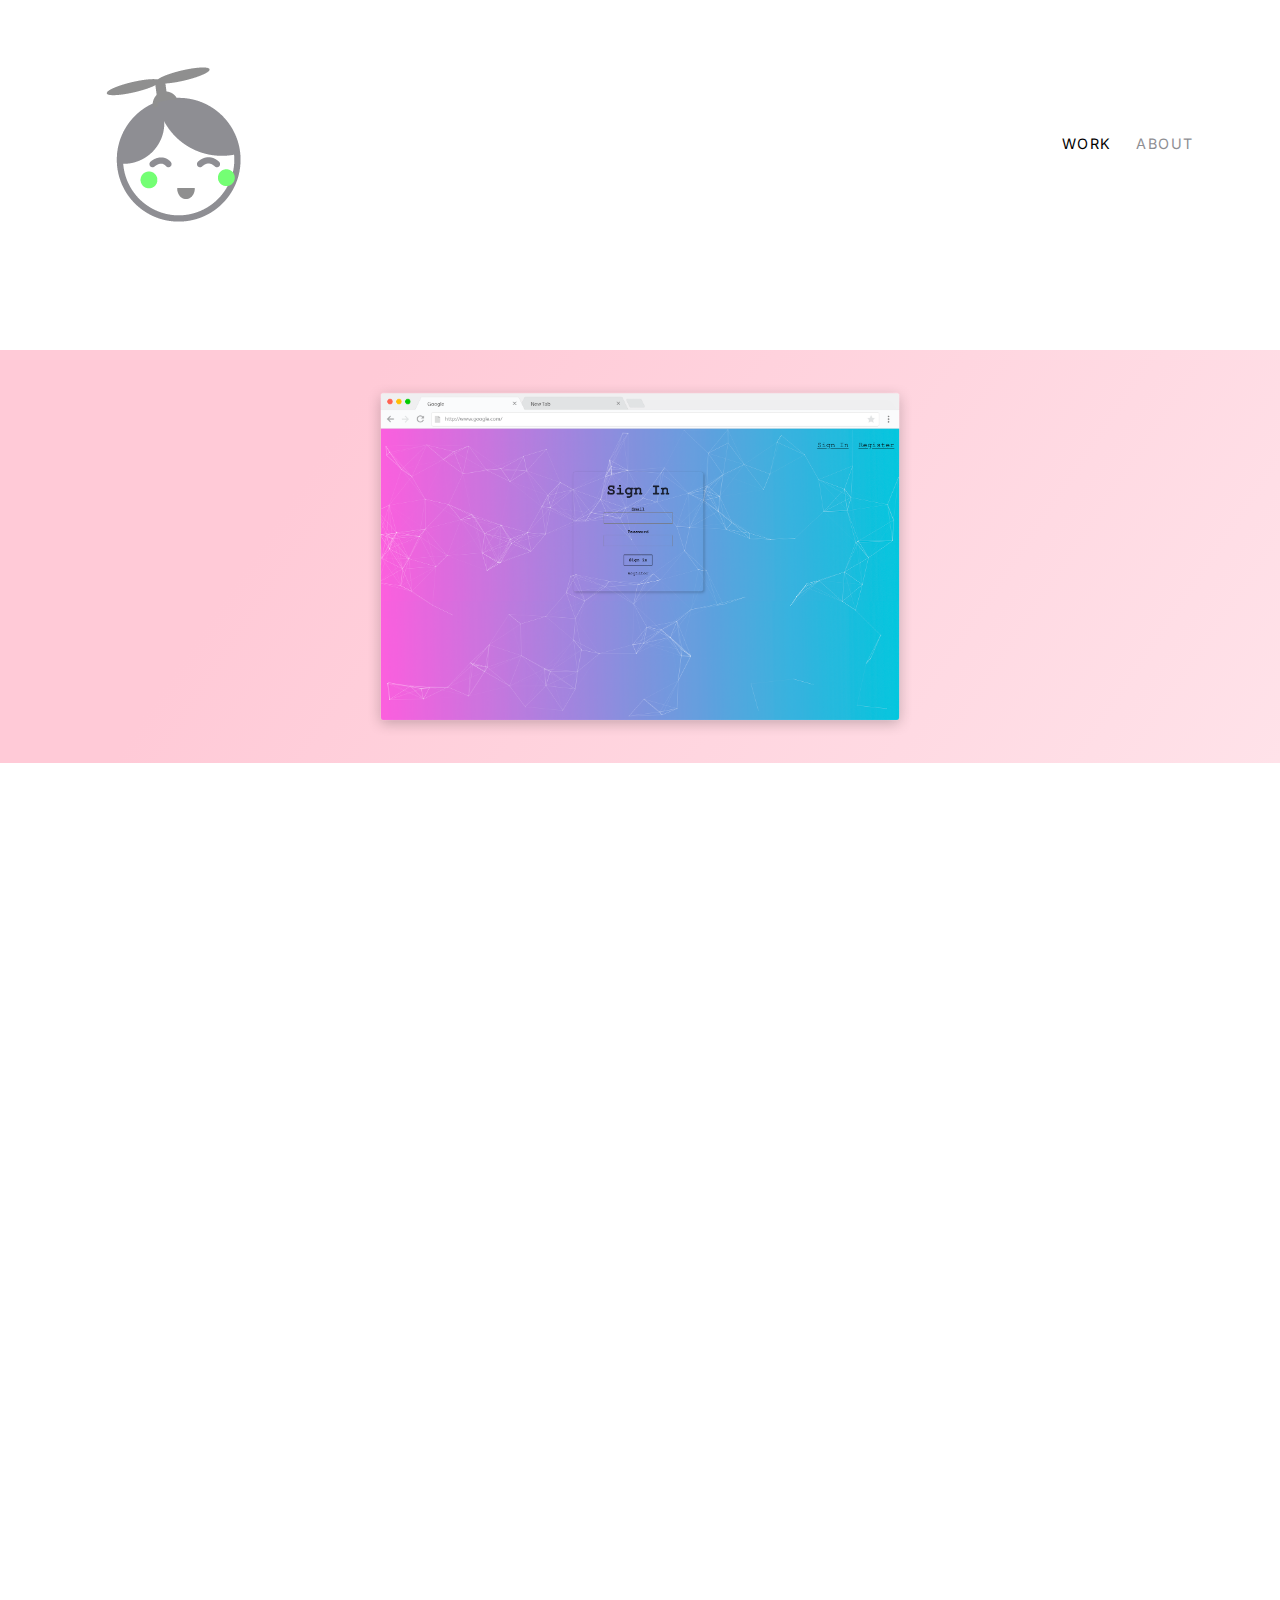
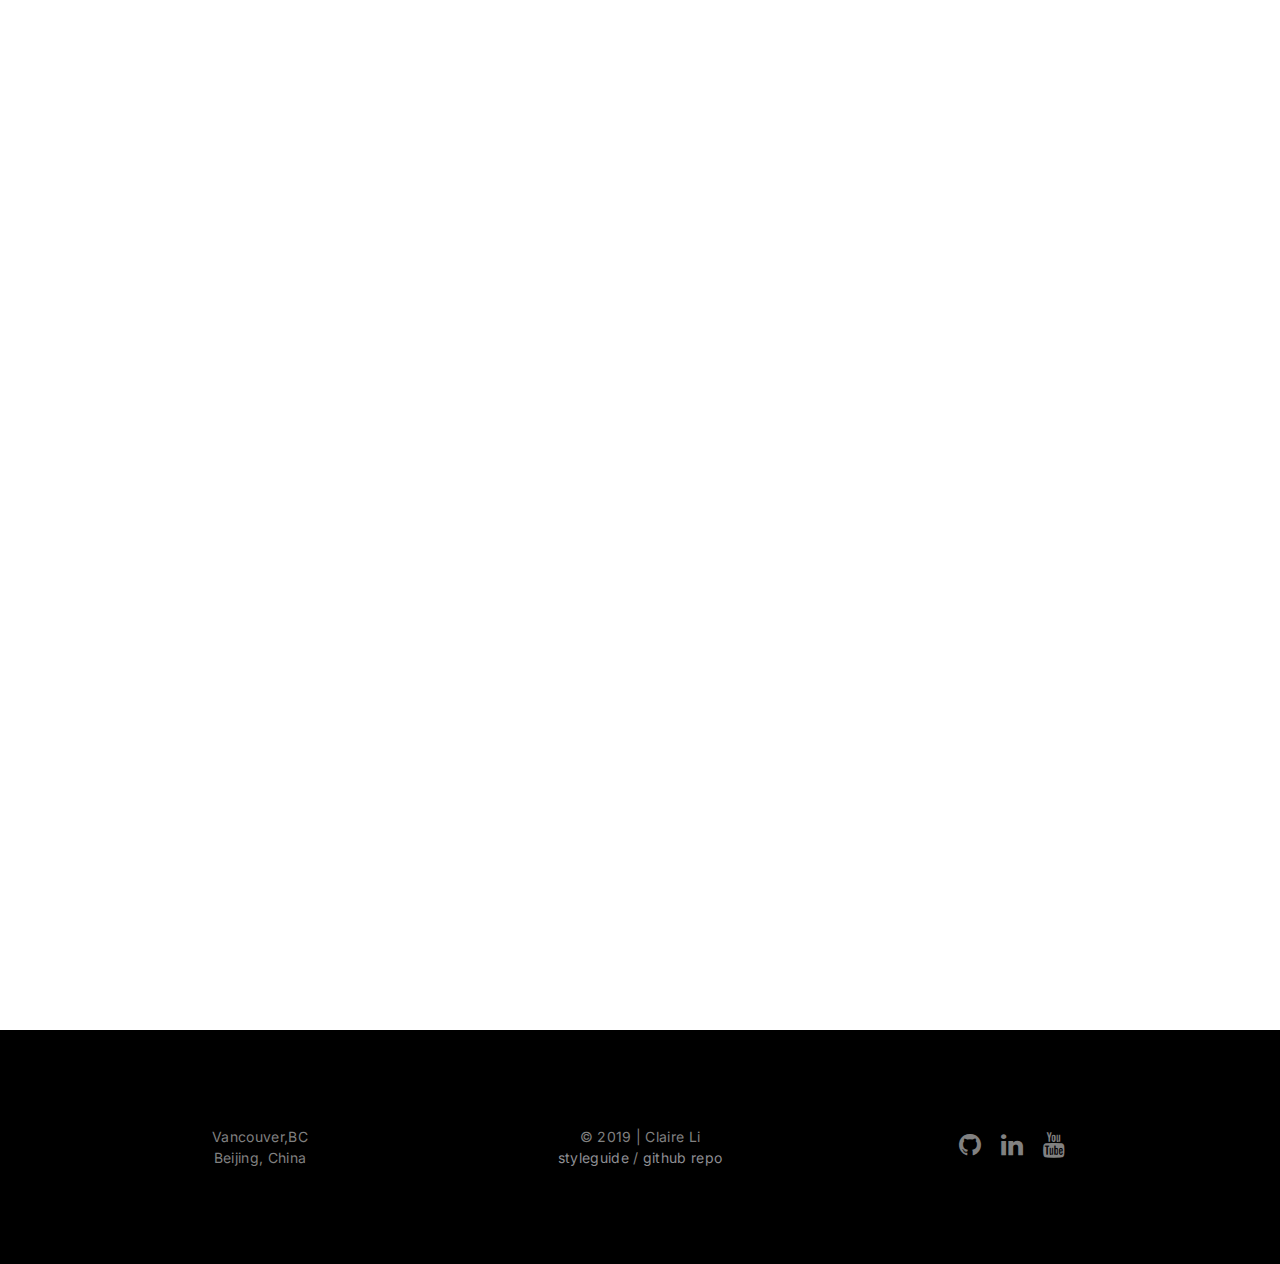
<file: smartbrain.html>
<!DOCTYPE html>
<html lang="en">
  <head>
    <meta charset="utf-8">
    <meta name="viewport" content="width=device-width, initial-scale=1">

    <title>Claire Li - Works</title>

    <link rel="stylesheet" href="css/bootstrap.min.css">
    <link rel="stylesheet" href="css/custom.min.css">
    <link rel="stylesheet" href="https://unpkg.com/aos@next/dist/aos.css" />

    <link rel="preload" href="css/non-critical.css" as="style" onload="this.onload=null;this.rel='stylesheet'">

    <noscript><link rel="stylesheet" href="css/non-critical.css"></noscript>

    <script>!function(w){"use strict";var loadCSS=function(href,before,media){function loadCB(){ss.addEventListener&&ss.removeEventListener("load",loadCB),ss.media=media||"all"}var ref,doc=w.document,ss=doc.createElement("link");if(before)ref=before;else{var refs=(doc.body||doc.getElementsByTagName("head")[0]).childNodes;ref=refs[refs.length-1]}var sheets=doc.styleSheets;ss.rel="stylesheet",ss.href=href,ss.media="only x",function ready(cb){if(doc.body)return cb();setTimeout(function(){ready(cb)})}(function(){ref.parentNode.insertBefore(ss,before?ref:ref.nextSibling)});var onloadcssdefined=function(cb){for(var resolvedHref=ss.href,i=sheets.length;i--;)if(sheets[i].href===resolvedHref)return cb();setTimeout(function(){onloadcssdefined(cb)})};return ss.addEventListener&&ss.addEventListener("load",loadCB),(ss.onloadcssdefined=onloadcssdefined)(loadCB),ss};"undefined"!=typeof exports?exports.loadCSS=loadCSS:w.loadCSS=loadCSS}("undefined"!=typeof global?global:this);</script>

    <link rel="preconnect" href="https://fonts.googleapis.com">
    <link rel="preconnect" href="https://fonts.gstatic.com" crossorigin>
    <link href="https://fonts.googleapis.com/css2?family=Inter:wght@400;500;600;700;900&display=swap" rel="stylesheet">
    <link rel="stylesheet" href="https://cdnjs.cloudflare.com/ajax/libs/font-awesome/4.7.0/css/font-awesome.min.css">
    <!-- Favicon -->
    <link rel="apple-touch-icon" href="img/apple-touch-icon-144.jpg" />
    <link rel="apple-touch-icon" sizes="144x144" href="img/apple-touch-icon-144.jpg" />
    <link rel="apple-touch-icon" sizes="152x152" href="img/apple-touch-icon-ipad.jpg" />
    <link rel="apple-touch-icon" sizes="167x167" href="img/apple-touch-icon-ipad-retina.jpg" />

    <link rel="icon" type="img/png" href="img/favicon/favicon16.png" sizes="16x16" />
	  <link rel="icon" type="img/png" href="img/favicon/favicon32.png" sizes="32x32" />
    <link rel="icon" type="img/png" href="img/favicon/favicon96.png" sizes="96x96" />
  </head>

  <body>
    <div class="work-wrapper">
      <header id="header" class="headbar">
  			<div class="container">
  				<nav class="navbar">
            <!-- Logo -->
  					<div class="navbar-logo">
  						<div class="logo">
  							<a href="index.html">
                  <img srcset="img/my-logo-grey.png 2.5x" src="img/my-logo-grey.png" alt="Claire Li">
                </a>
  						</div>
  					</div>
  					<!-- Navigation -->
            <div class="topnav" id="navbar">
              <a href="index.html#my-projects" id="work-d">WORK</a>
              <a href="about-me.html">ABOUT</a>
            </div>
  				</nav>
  			</div>
  		</header>

      <section class="work">
        <div class="banner project6">
          <img src="img/projects/smartbrain-opt.png" alt="smartbrain banner">
        </div>
        <div class="container">
          <div class="work-section">
            <h1 data-aos='fade-in'>Smartbrain Face Detection</h1>

            <ul class="row table-6" data-aos='fade-in'>
              <li class="col-md-6">
                <p class="list-content">
                  <span class="list-title">Duration:</span>
                  <span class="list-caption">1 month</span>
                </p>
              </li>
              <li class="col-md-6">
                <p class="list-content">
                  <span class="list-title">My Role:</span>
                  <span class="list-caption">web developer</span>
                </p>
              </li>
              <li class="col-md-6">
                <p class="list-content">
                  <span class="list-title">Type:</span>
                  <span class="list-caption">individual project</span>
                </p>
              </li>
              <li class="col-md-6">
                <p class="list-content">
                  <span class="list-title">Tools:</span>
                  <span class="list-caption">VS code, git, sql(tableplus)</span>
                </p>
              </li>
            </ul>

            <h2 data-aos='fade-in'>Project Description</h2>
            <p data-aos='fade-in'>This project is a face detection website. The front-end is built with react and uses a free image recognition API. The website has its server, using node.js and express.js. It also has its own database that users can register, sign in, and sign out.</P>
            
            <h2 data-aos='fade-in'>Project Process</h2>
            <h3 data-aos='fade-in'>build the website</h3>
            <p class="special-para" data-aos='fade-in'>First, I decided what components I need to built and then built the components using React framework and used React Router for the page routing. In order to make the face detection function work, I configured a free image recognization API through Clarifai Face Detection Model.</p>
            <h3 data-aos='fade-in'>connect the front-end with the back-end</h3>
            <p class="special-para" data-aos='fade-in'>After I built the website interface, I used node.js and express.js to set up a server that can communicate with the front-end. Finally, I created a database using TablePlus to memorize users' email and passwords.</p>
            <div class="img-listing" data-aos='fade-in'>
              <a href="img/smartbrain/smartbrain-website.png">
                <img src="img/smartbrain/smartbrain-opt.png" data-src="img/smartbrain/smartbrain-website.png" class="lazyload blur" alt="homepage image">
                <noscript><img src="img/smartbrain/smartbrain-website.png" alt="homepage image"></noscript>
              </a>
            </div>
            <a href="https://smart-brain-05-2020.herokuapp.com/" data-aos='fade-in'>
              <div class="button">Open the Website</div>
            </a>

            <h2 data-aos='fade-in'>Reflection</h2>
            <p data-aos='fade-in'> Through this project, my React coding skill gets improved. I learned how to build a complex website by dividing it into small reusable components. Moreover, I learned how to set up a server, how to create a database, and finally how to connect them to the front-end. Although I need more practice on the back-end skills, I became more familiar with making a website that users can interact with.</P>
          </div>
          <div id="end" data-aos='fade-in'>
            <span class="dot"></span>
            <span class="dot"></span>
            <span class="dot"></span>
          </div>

          <script src="js/lazysizes.min.js"></script>
        </div>
      </section>

    </div>

    <!-- Footer -->
    <footer id="footer">
      <div class="container">
        <div class="row">
          <div class="col-md-4">
            <p>Vancouver,BC</p>
            <p>Beijing, China</p>
          </div>
          <div class="col-md-4">
            <p>© 2019 | Claire Li</P>
            <p class="footer-note">
              <a href="style.html">styleguide</a>
              /
              <a href="https://github.com/clairehq/portfolio">github repo</a>
            </p>
          </div>
          <div class="col-md-4">
            <div class="footer-icons">
              <a href="https://github.com/clairehq"><span class="fa fa-github"></span></a>
              <a href="https://www.linkedin.com/in/claire-li-98739113b/"><span class="fa fa-linkedin"></span></a>
              <a href="https://www.youtube.com/channel/UCl3nWt5SBx3i8jefJsgy7vA?view_as=subscriber"><span class="fa fa-youtube"></span></a>
            </div>
          </div>
        </div>
      </div>
    </footer>

    <script src="https://unpkg.com/aos@next/dist/aos.js"></script>
    <script>
      AOS.init({
        offset: 300,
        duration: 1000,
        once: true,
      });
    </script>
  </body>
</html>
</file>
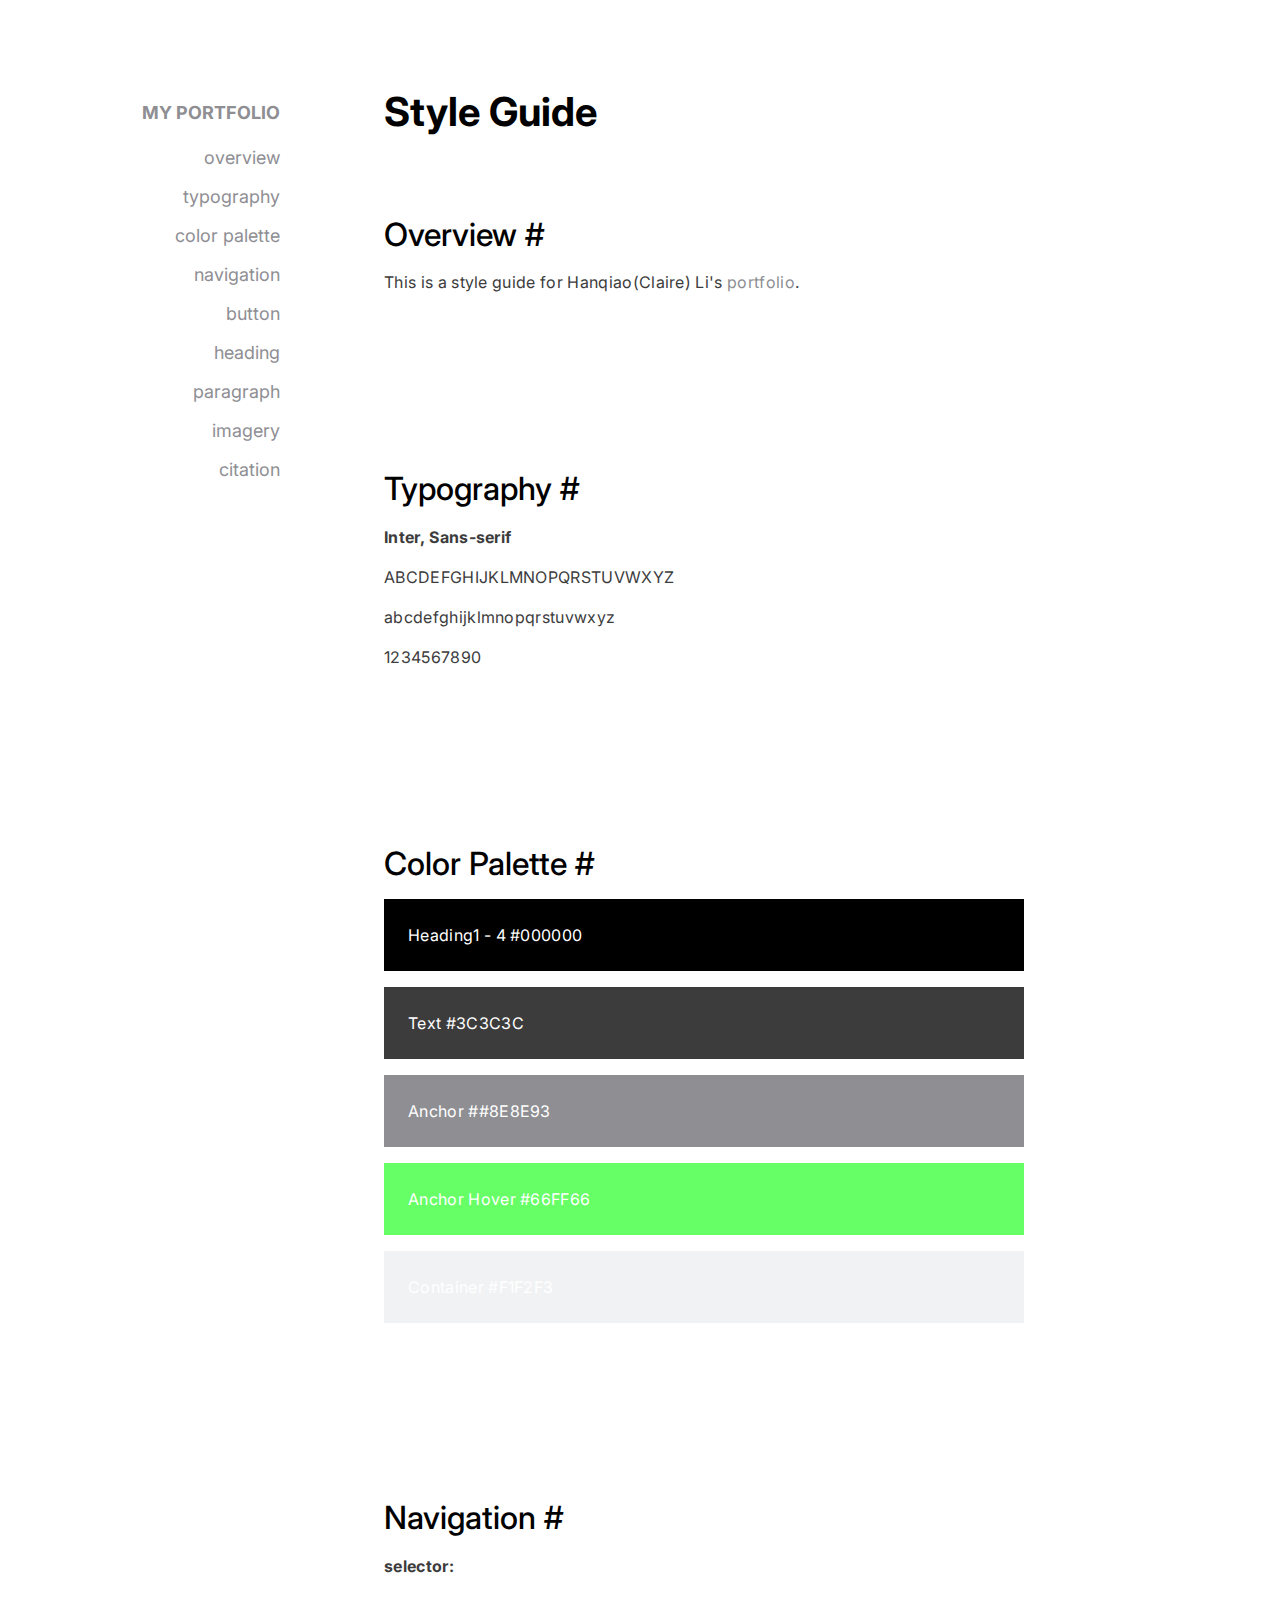
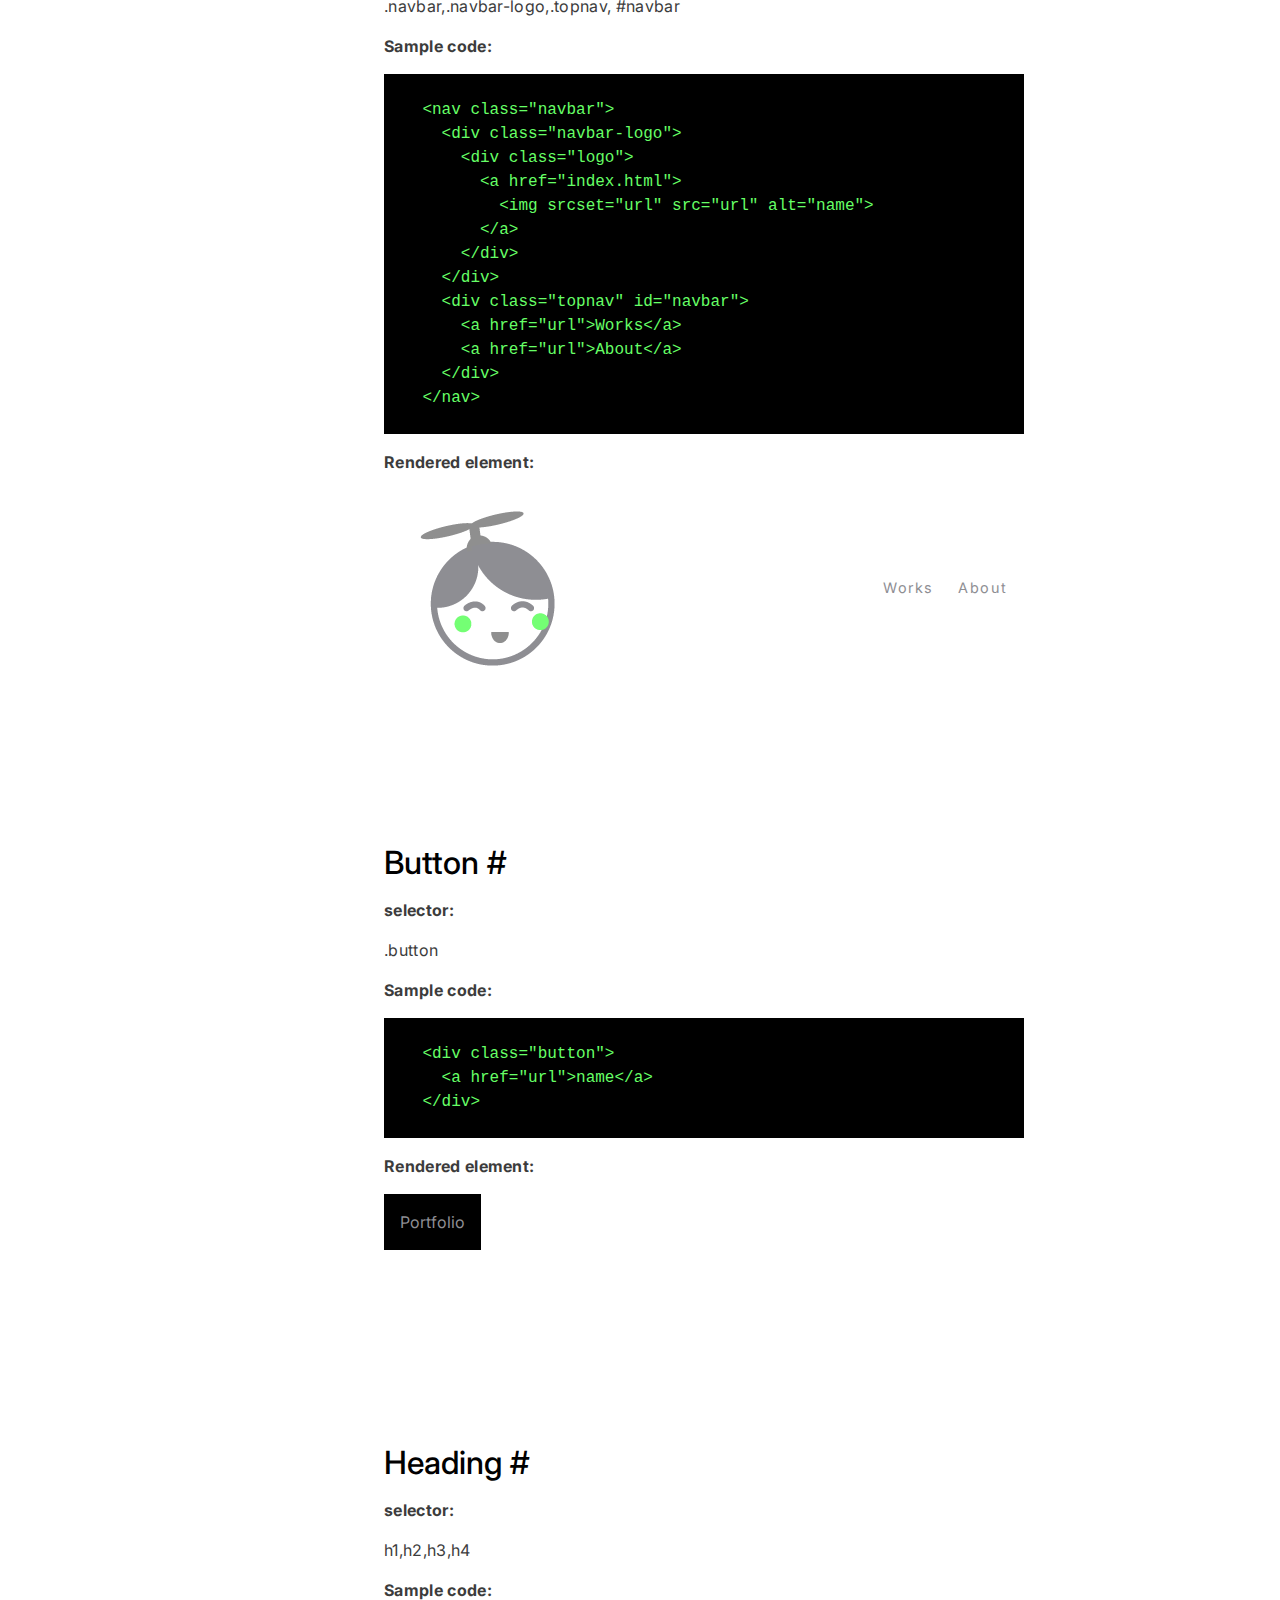
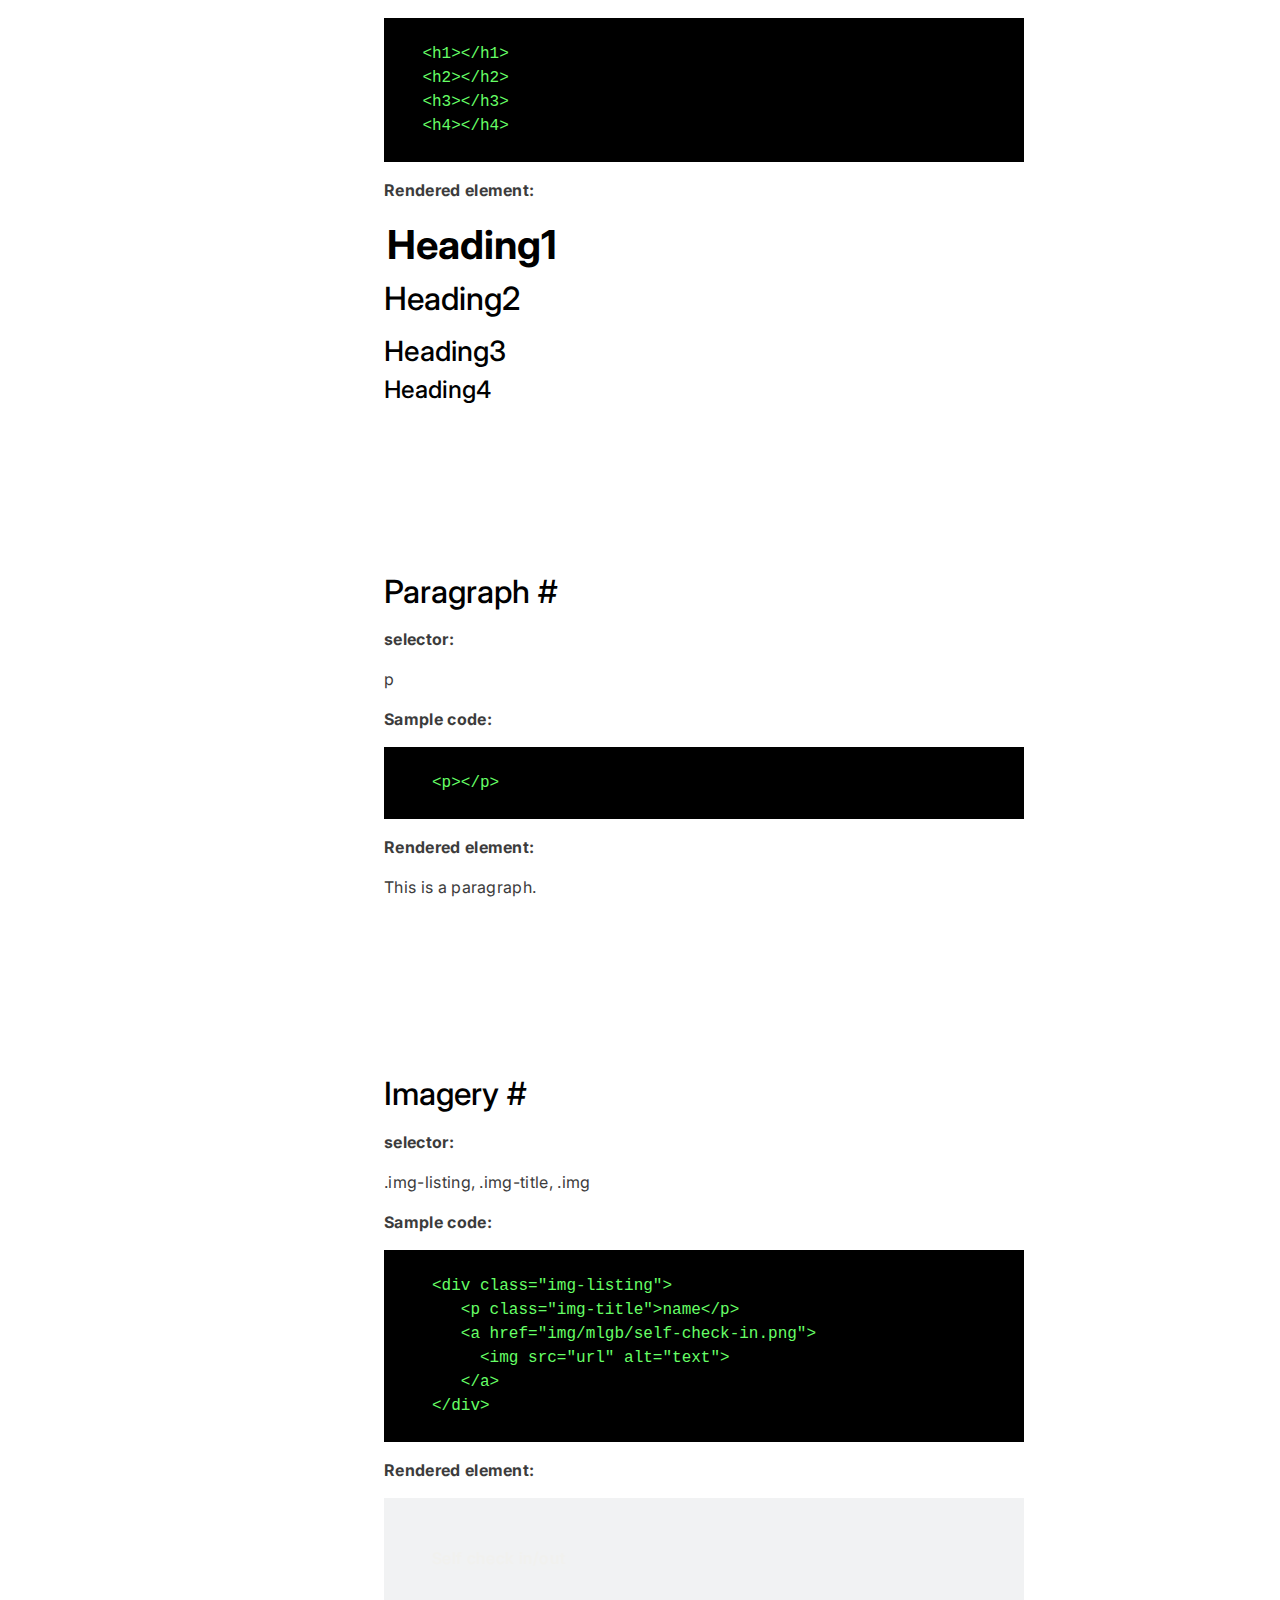
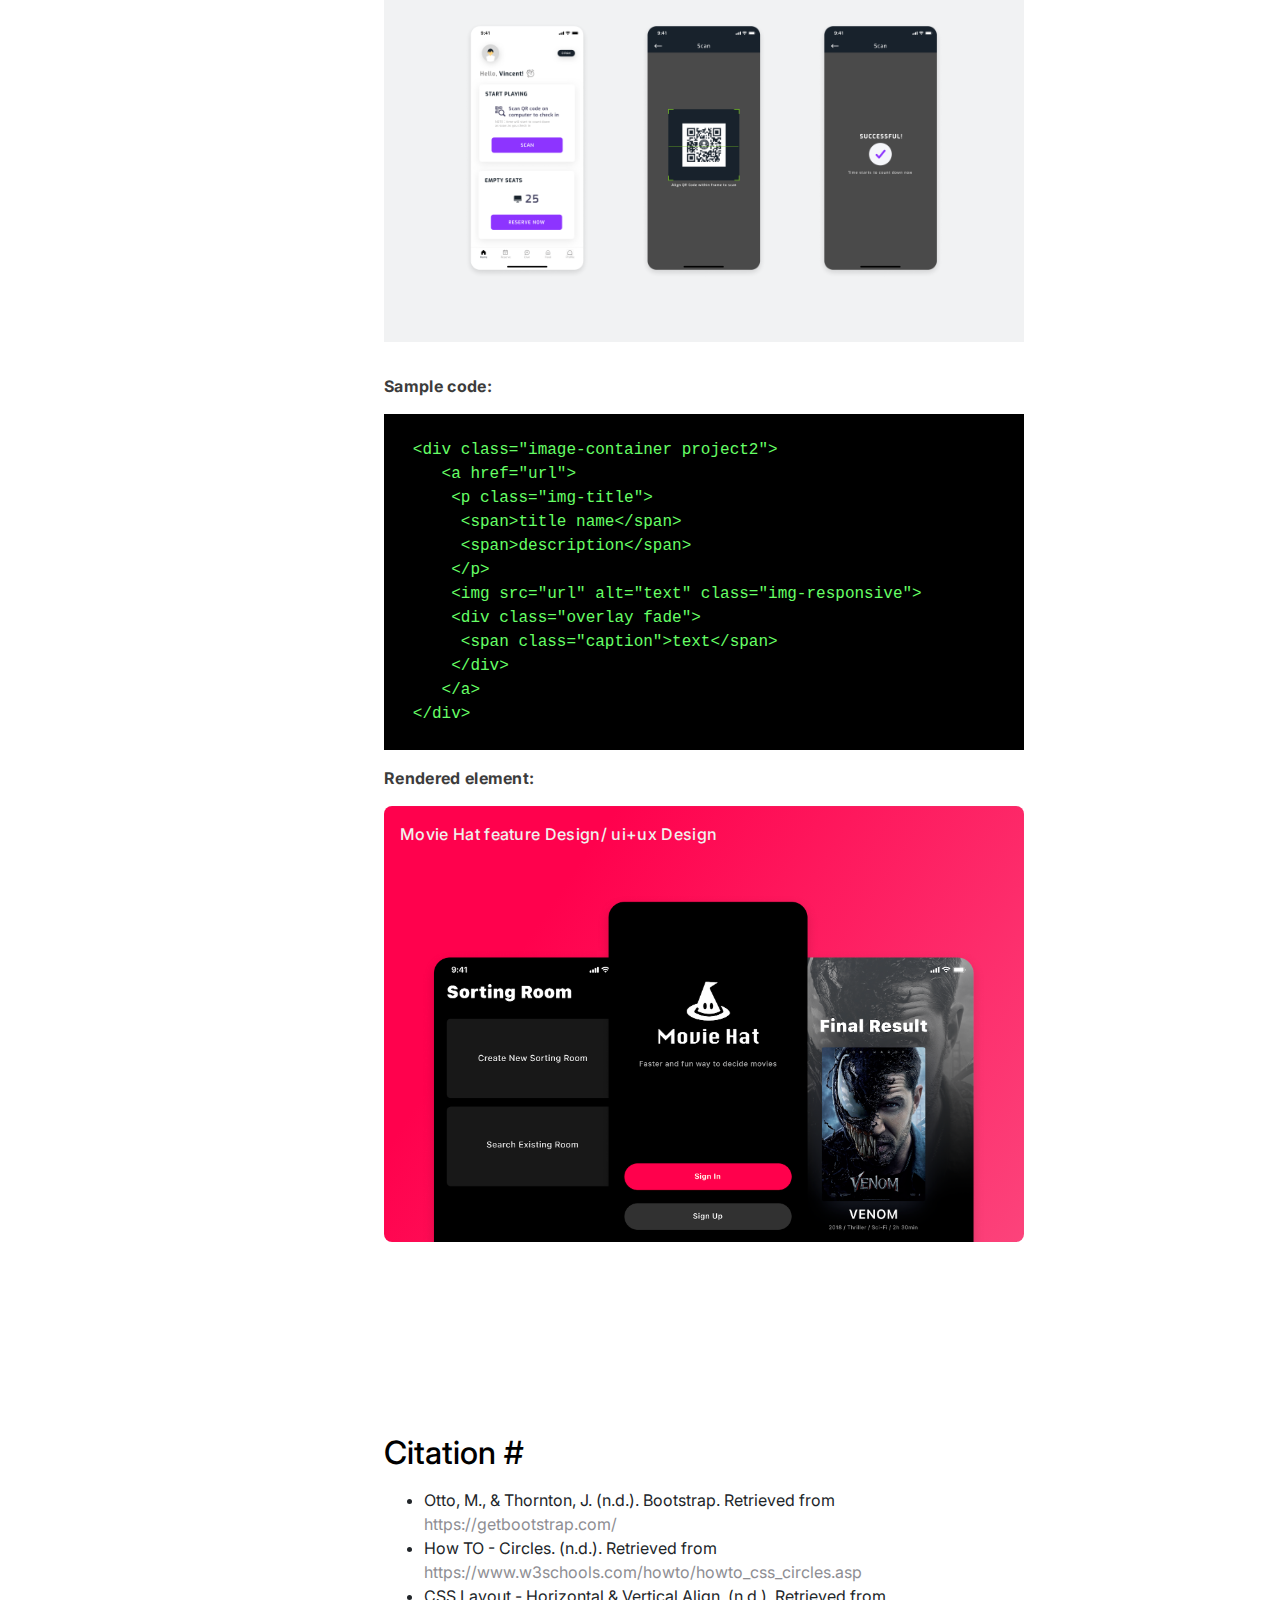
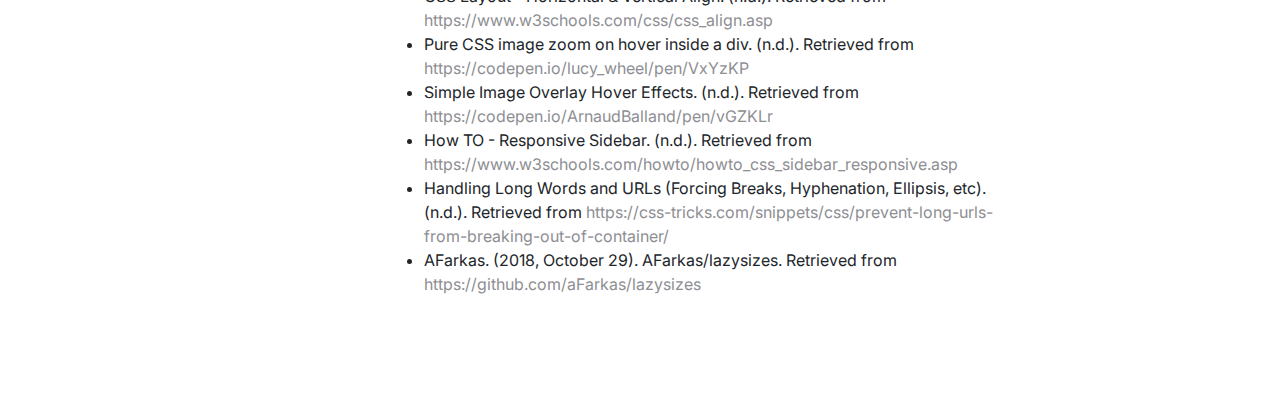
<file: style.html>
<!DOCTYPE html>
<html lang="en">
  <head>
    <meta charset="utf-8">
    <meta name="viewport" content="width=device-width, initial-scale=1">

    <title>Claire Li - Style Guide</title>

    <link rel="stylesheet" href="css/bootstrap.min.css">
    <link rel="stylesheet" href="css/custom.min.css">

    <link rel="preconnect" href="https://fonts.googleapis.com">
    <link rel="preconnect" href="https://fonts.gstatic.com" crossorigin>
    <link href="https://fonts.googleapis.com/css2?family=Inter:wght@400;500;600;700;900&display=swap" rel="stylesheet">

    <!-- Favicon -->
    <link rel="apple-touch-icon" href="img/apple-touch-icon-144.jpg" />
    <link rel="apple-touch-icon" sizes="144x144" href="img/apple-touch-icon-144.jpg" />
    <link rel="apple-touch-icon" sizes="152x152" href="img/apple-touch-icon-ipad.jpg"/>
    <link rel="apple-touch-icon" sizes="167x167" href="img/apple-touch-icon-ipad-retina.jpg" />

    <link rel="icon" type="img/png" href="img/favicon/favicon16.png" sizes="16x16" />
	  <link rel="icon" type="img/png" href="img/favicon/favicon32.png" sizes="32x32" />
    <link rel="icon" type="img/png" href="img/favicon/favicon96.png" sizes="96x96" />
  </head>

  <body>
    <div class="work-wrapper">
      <div class="sidenav">
        <header>
          <nav class="nav flex-column">
            <h1>
              <a class="nav-link" href="index.html">MY PORTFOLIO</a>
            </h1>
            <a class="nav-link" href="#overview">overview</a>
            <a class="nav-link no-show" href="#typography">typography</a>
            <a class="nav-link" href="#color">color palette</a>
            <a class="nav-link" href="#navigation">navigation</a>
            <a class="nav-link" href="#button">button</a>
            <a class="nav-link" href="#heading">heading</a>
            <a class="nav-link" href="#paragraph">paragraph</a>
            <a class="nav-link" href="#imagery">imagery</a>
            <a class="nav-link" href="#citation">citation</a>
          </nav>
        </header>
      </div>

      <div id="main">
        <h1>Style Guide</h1>

        <section id="overview">
          <div class="element">
            <h2>Overview #</h2>
            <p>This is a style guide for Hanqiao(Claire) Li's <a href="index.html">portfolio</a>.</p>
          </div>
        </section>

        <section id="typography">
          <div class="element">
            <h2>Typography #</h2>
            <p><strong>Inter, Sans-serif</strong></p>
            <p>ABCDEFGHIJKLMNOPQRSTUVWXYZ</P>
            <p>abcdefghijklmnopqrstuvwxyz</p>
            <p>1234567890</p>
          </div>
        </section>

        <section id="color">
          <div class="element">
            <h2>Color Palette #</h2>
            <div class="colour-palette">
              <p class="black" class='style-p'>Heading1 - 4 #000000</p>
              <p class="dark-grey" class='style-p'>Text #3C3C3C</p>
              <p class="grey" class='style-p'>Anchor ##8E8E93</p>
              <p class="pink" class='style-p'>Anchor Hover #66FF66</p>
              <p class="light-grey" class='style-p'>Container #F1F2F3</P>
            </div>
          </div>
        </section>

        <section id="navigation">
          <div class="element">
            <h2>Navigation #</h2>
            <p class="bold">selector:</p>
            <p>.navbar,.navbar-logo,.topnav, #navbar</p>
            <p class="bold">Sample code:</p>
            <pre><code>
    &lt;nav class="navbar"&gt;
      &lt;div class="navbar-logo"&gt;
        &lt;div class="logo"&gt;
          &lt;a href="index.html"&gt;
            &lt;img srcset="url" src="url" alt="name"&gt;
          &lt;/a&gt;
        &lt;/div&gt;
      &lt;/div&gt;
      &lt;div class="topnav" id="navbar"&gt;
        &lt;a href="url"&gt;Works&lt;/a&gt;
        &lt;a href="url"&gt;About&lt;/a&gt;
      &lt;/div&gt;
    &lt;/nav&gt;
            </code></pre>
            <p class="bold">Rendered element:</p>
            <div class="container">
      				<nav class="navbar">
                <!-- Logo -->
      					<div class="navbar-logo">
      						<div class="logo">
      							<a href="index.html">
                      <img srcset="img/my-logo-grey.png 2.5x" src="img/my-logo-grey.png" alt="Claire Li">
                    </a>
      						</div>
      					</div>
      					<!-- Navigation -->
                <div class="topnav" id="navbar">
                  <a href="#">Works</a>
                  <a href="about-me.html">About</a>
                </div>
      				</nav>
      			</div>
          </div>
        </section>

        <section id="button">
          <div class="element">
            <h2>Button #</h2>
            <p class="bold">selector:</p>
            <p>.button</p>
            <p class="bold">Sample code:</p>
            <pre><code>
    &lt;div class="button"&gt;
      &lt;a href="url"&gt;name&lt;/a&gt;
    &lt;/div&gt;
            </code></pre>
            <p class="bold">Rendered element:</p>
            <div class="button">
              <a href="index.html">Portfolio</a>
            </div>
          </div>
        </section>

        <section id="heading">
          <div class="element">
            <h2>Heading #</h2>
            <p class="bold">selector:</p>
            <p>h1,h2,h3,h4</p>
            <p class="bold">Sample code:</p>
            <pre><code>
    &lt;h1&gt;&lt;/h1&gt;
    &lt;h2&gt;&lt;/h2&gt;
    &lt;h3&gt;&lt;/h3&gt;
    &lt;h4&gt;&lt;/h4&gt;
            </code></pre>
            <p class="bold">Rendered element:</p>
            <h1>Heading1</h1>
            <h2>Heading2</h2>
            <h3>Heading3</h3>
            <h4>Heading4</h4>
          </div>
        </section>

        <section id="paragraph">
          <div class="element">
            <h2>Paragraph #</h2>
            <p class="bold">selector:</p>
            <p>p</p>
            <p class="bold">Sample code:</p>
            <pre><code>
     &lt;p&gt;&lt;/p&gt;
            </code></pre>
            <p class="bold">Rendered element:</p>
            <p>This is a paragraph.</p>
          </div>
        </section>

        <section id="imagery">
          <div class="element">
            <h2>Imagery #</h2>
            <p class="bold">selector:</p>
            <p>.img-listing, .img-title, .img</p>
            <p class="bold">Sample code:</p>
            <pre><code>
     &lt;div class="img-listing"&gt;
        &lt;p class="img-title"&gt;name&lt;/p&gt;
        &lt;a href="img/mlgb/self-check-in.png"&gt;
          &lt;img src="url" alt="text"&gt;
        &lt;/a&gt;
     &lt;/div&gt;
            </code></pre>
            <p class="bold">Rendered element:</p>
            <div class="img-listing">
              <p class="img-title">Self check in/out</P>
              <a href="img/mlgb/self-check-in.png">
                <img src="img/mlgb/self-check-in.png" alt="self check in/out interface">
              </a>
            </div>
          </div>

          <p class="bold">Sample code:</p>
          <pre><code>
   &lt;div class="image-container project2"&gt;
      &lt;a href="url"&gt;
       &lt;p class="img-title"&gt;
        &lt;span&gt;title name&lt;/span&gt;
        &lt;span&gt;description&lt;/span&gt;
       &lt;/p&gt;
       &lt;img src="url" alt="text" class="img-responsive"&gt;
       &lt;div class="overlay fade"&gt;
        &lt;span class="caption"&gt;text&lt;/span&gt;
       &lt;/div&gt;
      &lt;/a&gt;
   &lt;/div&gt;
          </code></pre>

          <p class="bold">Rendered element:</p>
            <div class="image-container project2" data-filter="interface design">
              <a href="movie-hat.html">
                <p class="img-title">
                  <span>Movie Hat</span>
                  <span>feature Design/ ui+ux Design</span>
                </P>
                <img src="img/projects/moviehat-opt.png" alt="movie hat interface image" class="img-responsive">
                <div class="overlay fade">
                  <span class="caption">Movie Hat — feature design and ui+ux design</span>
                </div>
              </a>
            </div>
        </section>

        <section id="citation">
          <div class="element">
            <h2>Citation #</h2>
            <ul>
              <li>Otto, M., & Thornton, J. (n.d.). Bootstrap. Retrieved from <a href="https://getbootstrap.com/">https://getbootstrap.com/</a></li>
              <li>How TO - Circles. (n.d.). Retrieved from <a href="https://www.w3schools.com/howto/howto_css_circles.asp">https://www.w3schools.com/howto/howto_css_circles.asp</a></li>
              <li>CSS Layout - Horizontal & Vertical Align. (n.d.). Retrieved from <a href="https://www.w3schools.com/css/css_align.asp">https://www.w3schools.com/css/css_align.asp</a></li>
              <li>Pure CSS image zoom on hover inside a div. (n.d.). Retrieved from <a href="https://codepen.io/lucy_wheel/pen/VxYzKP">https://codepen.io/lucy_wheel/pen/VxYzKP</a></li>
              <li>Simple Image Overlay Hover Effects. (n.d.). Retrieved from <a href="https://codepen.io/ArnaudBalland/pen/vGZKLr">https://codepen.io/ArnaudBalland/pen/vGZKLr</a></li>
              <li>How TO - Responsive Sidebar. (n.d.). Retrieved from <a href="https://www.w3schools.com/howto/howto_css_sidebar_responsive.asp">https://www.w3schools.com/howto/howto_css_sidebar_responsive.asp</a></li>
              <li>Handling Long Words and URLs (Forcing Breaks, Hyphenation, Ellipsis, etc). (n.d.). Retrieved from <a href="https://css-tricks.com/snippets/css/prevent-long-urls-from-breaking-out-of-container/">https://css-tricks.com/snippets/css/prevent-long-urls-from-breaking-out-of-container/</a></li>
              <li>AFarkas. (2018, October 29). AFarkas/lazysizes. Retrieved from <a href="https://github.com/aFarkas/lazysizes">https://github.com/aFarkas/lazysizes</a></li>
            </ul>
          </div>
        </section>

      </div>
    </div>
  </body>
</html>
</file>
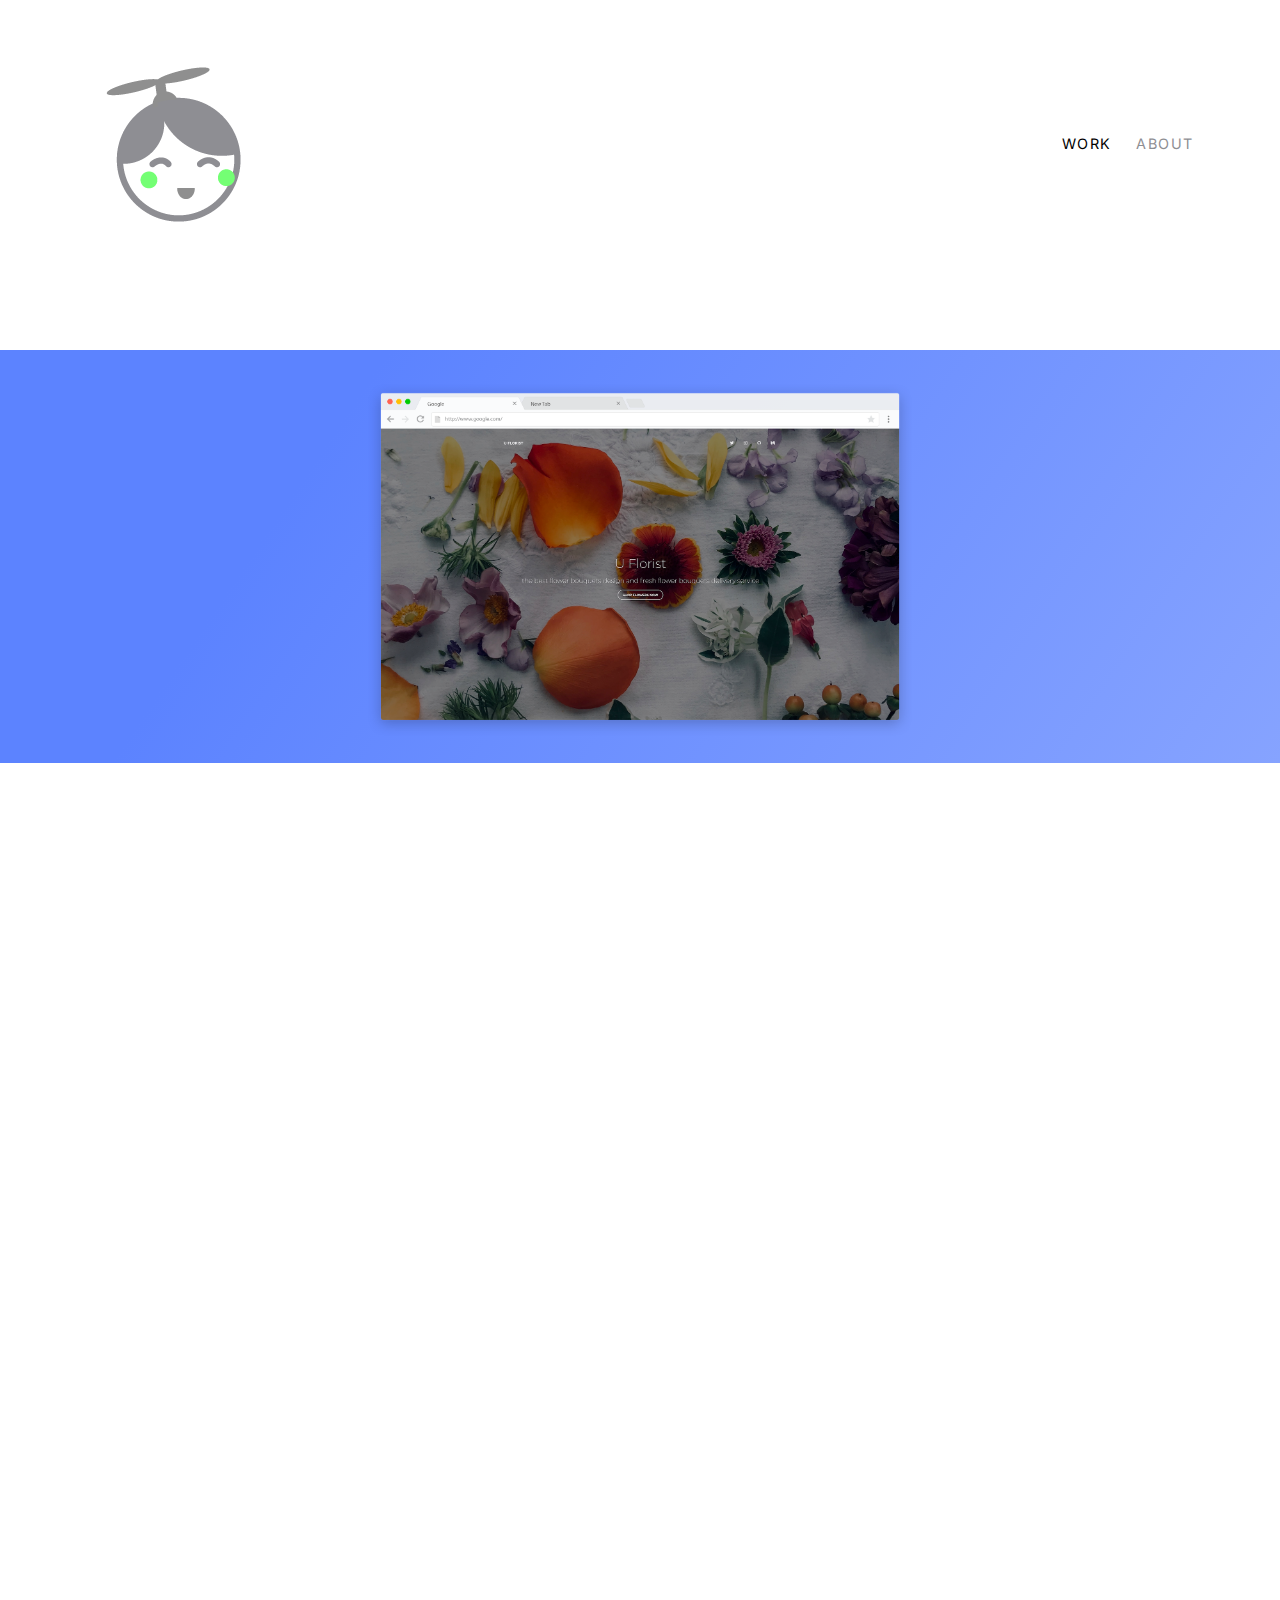
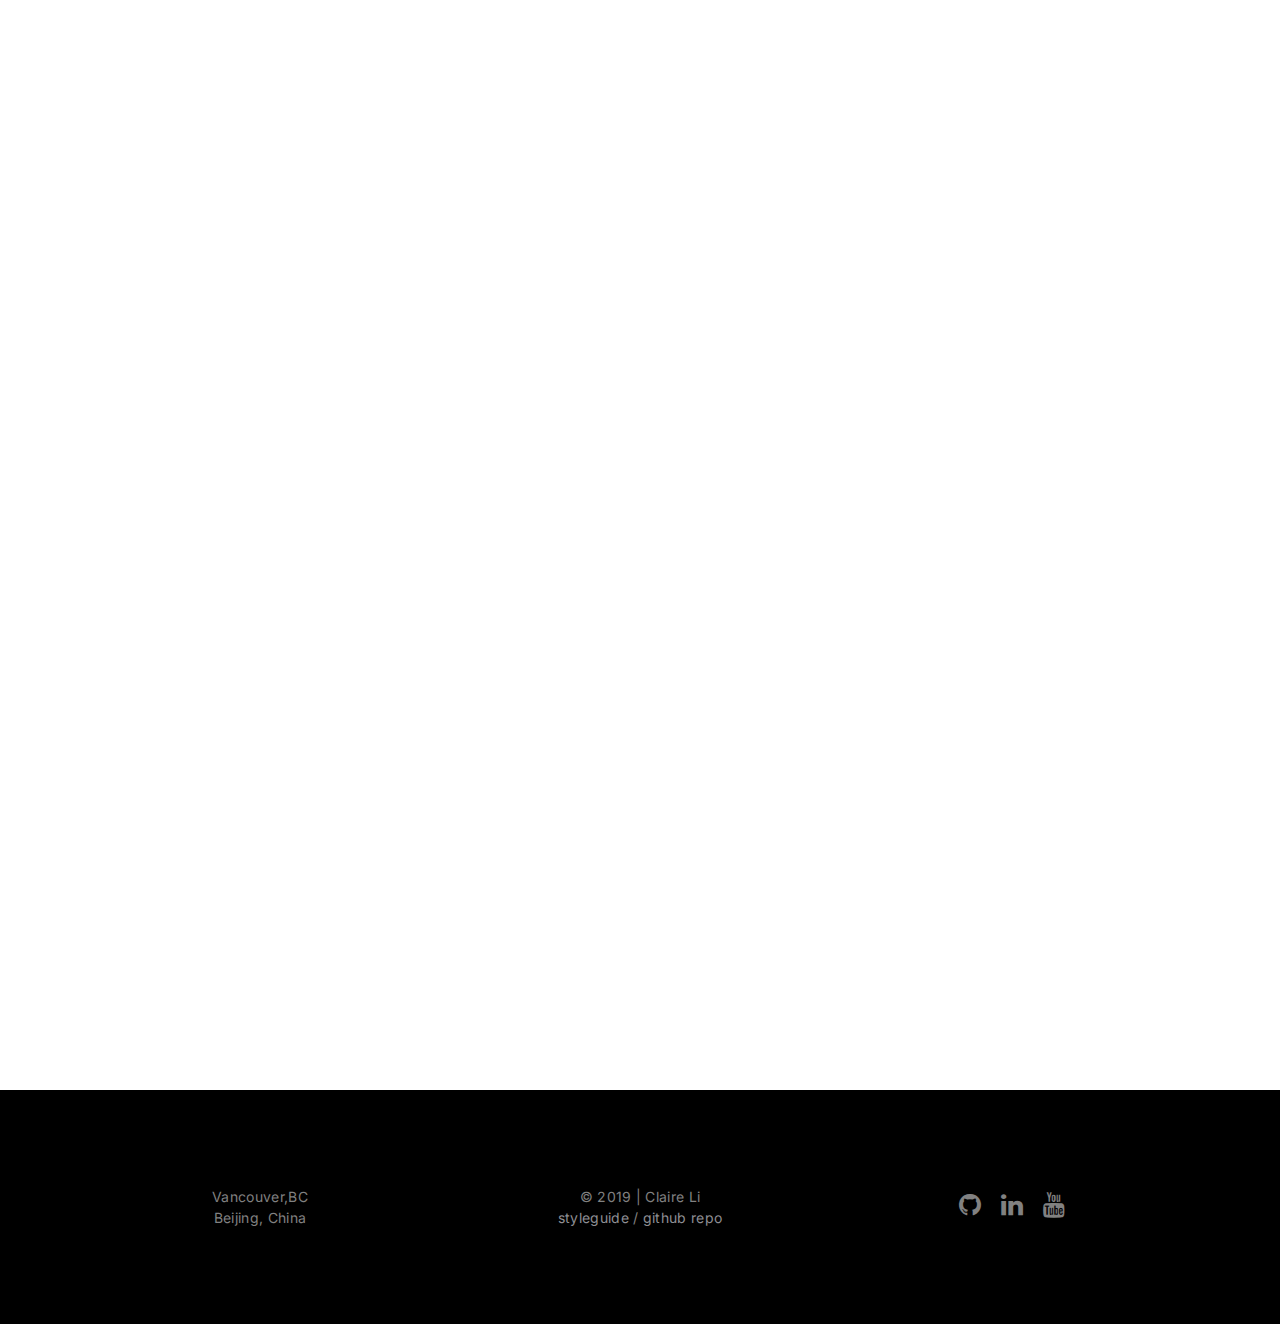
<file: uflorist.html>
<!DOCTYPE html>
<html lang="en">
  <head>
    <meta charset="utf-8">
    <meta name="viewport" content="width=device-width, initial-scale=1">

    <title>Claire Li - Works</title>

    <link rel="stylesheet" href="css/bootstrap.min.css">
    <link rel="stylesheet" href="css/custom.min.css">
    <link rel="stylesheet" href="https://unpkg.com/aos@next/dist/aos.css" />

    <link rel="preload" href="css/non-critical.css" as="style" onload="this.onload=null;this.rel='stylesheet'">

    <noscript><link rel="stylesheet" href="css/non-critical.css"></noscript>

    <script>!function(w){"use strict";var loadCSS=function(href,before,media){function loadCB(){ss.addEventListener&&ss.removeEventListener("load",loadCB),ss.media=media||"all"}var ref,doc=w.document,ss=doc.createElement("link");if(before)ref=before;else{var refs=(doc.body||doc.getElementsByTagName("head")[0]).childNodes;ref=refs[refs.length-1]}var sheets=doc.styleSheets;ss.rel="stylesheet",ss.href=href,ss.media="only x",function ready(cb){if(doc.body)return cb();setTimeout(function(){ready(cb)})}(function(){ref.parentNode.insertBefore(ss,before?ref:ref.nextSibling)});var onloadcssdefined=function(cb){for(var resolvedHref=ss.href,i=sheets.length;i--;)if(sheets[i].href===resolvedHref)return cb();setTimeout(function(){onloadcssdefined(cb)})};return ss.addEventListener&&ss.addEventListener("load",loadCB),(ss.onloadcssdefined=onloadcssdefined)(loadCB),ss};"undefined"!=typeof exports?exports.loadCSS=loadCSS:w.loadCSS=loadCSS}("undefined"!=typeof global?global:this);</script>

    <link rel="preconnect" href="https://fonts.googleapis.com">
    <link rel="preconnect" href="https://fonts.gstatic.com" crossorigin>
    <link href="https://fonts.googleapis.com/css2?family=Inter:wght@400;500;600;700;900&display=swap" rel="stylesheet">
    <link rel="stylesheet" href="https://cdnjs.cloudflare.com/ajax/libs/font-awesome/4.7.0/css/font-awesome.min.css">
    <!-- Favicon -->
    <link rel="apple-touch-icon" href="img/apple-touch-icon-144.jpg" />
    <link rel="apple-touch-icon" sizes="144x144" href="img/apple-touch-icon-144.jpg" />
    <link rel="apple-touch-icon" sizes="152x152" href="img/apple-touch-icon-ipad.jpg" />
    <link rel="apple-touch-icon" sizes="167x167" href="img/apple-touch-icon-ipad-retina.jpg" />

    <link rel="icon" type="img/png" href="img/favicon/favicon16.png" sizes="16x16" />
	  <link rel="icon" type="img/png" href="img/favicon/favicon32.png" sizes="32x32" />
    <link rel="icon" type="img/png" href="img/favicon/favicon96.png" sizes="96x96" />
  </head>

  <body>
    <div class="work-wrapper">
      <header id="header" class="headbar">
  			<div class="container">
  				<nav class="navbar">
            <!-- Logo -->
  					<div class="navbar-logo">
  						<div class="logo">
  							<a href="index.html">
                  <img srcset="img/my-logo-grey.png 2.5x" src="img/my-logo-grey.png" alt="Claire Li">
                </a>
  						</div>
  					</div>
  					<!-- Navigation -->
            <div class="topnav" id="navbar">
              <a href="index.html#my-projects" id="work-d">WORK</a>
              <a href="about-me.html">ABOUT</a>
            </div>
  				</nav>
  			</div>
  		</header>

      <section class="work">
        <div class="banner project5">
          <img src="img/projects/uflorist-opt.png" alt="uflorist banner">
        </div>
        <div class="container">
          <div class="work-section">
            <h1 data-aos='fade-in'>UFlorist Landing Page</h1>
            <ul class="row table-5" data-aos='fade-in'>
              <li class="col-md-6">
                <p class="list-content">
                  <span class="list-title">Date:</span>
                  <span class="list-caption">april, 2020</span>
                </p>
              </li>
              <li class="col-md-6">
                <p class="list-content">
                  <span class="list-title">My Role:</span>
                  <span class="list-caption">sole web designer，sole web developer</span>
                </p>
              </li>
              <li class="col-md-6">
                <p class="list-content">
                  <span class="list-title">Type:</span>
                  <span class="list-caption">individual project</span>
                </p>
              </li>
              <li class="col-md-6">
                <p class="list-content">
                  <span class="list-title">Tools:</span>
                  <span class="list-caption">VS code, git, online free template, mailchimp </span>
                </p>
              </li>
            </ul>

            <h2 data-aos='fade-in'>Project Description</h2>
            <p data-aos='fade-in'>This project is a customized startup landing page using a free online HTML/CSS temple. I decided to do a landing page for a flower delivery service. To practice how to use Mailchimp, I also added an email subscribe function to the template.</P>
            
            <h2 data-aos='fade-in'>Website Overview</h2>
            <div class="img-listing" data-aos='fade-in'>
              <a href="img/uflorist/uflorist.png">
                <img src="img/uflorist/uflorist-opt.png" data-src="img/uflorist/uflorist.png" class="lazyload blur" alt="homepage image">
                <noscript><img src="img/uflorist/uflorist.png" alt="homepage image"></noscript>
              </a>
            </div>
            <a href="https://clairehq.github.io/uFlorist/" data-aos='fade-in'>
              <div class="button">Open the Website</div>
            </a>
          </div>
          <div id="end" data-aos='fade-in'>
            <span class="dot"></span>
            <span class="dot"></span>
            <span class="dot"></span>
          </div>

          <script src="js/lazysizes.min.js"></script>
        </div>
      </section>

    </div>

    <!-- Footer -->
    <footer id="footer">
      <div class="container">
        <div class="row">
          <div class="col-md-4">
            <p>Vancouver,BC</p>
            <p>Beijing, China</p>
          </div>
          <div class="col-md-4">
            <p>© 2019 | Claire Li</P>
            <p class="footer-note">
              <a href="style.html">styleguide</a>
              /
              <a href="https://github.com/clairehq/portfolio">github repo</a>
            </p>
          </div>
          <div class="col-md-4">
            <div class="footer-icons">
              <a href="https://github.com/clairehq"><span class="fa fa-github"></span></a>
              <a href="https://www.linkedin.com/in/claire-li-98739113b/"><span class="fa fa-linkedin"></span></a>
              <a href="https://www.youtube.com/channel/UCl3nWt5SBx3i8jefJsgy7vA?view_as=subscriber"><span class="fa fa-youtube"></span></a>
            </div>
          </div>
        </div>
      </div>
    </footer>

    <script src="https://unpkg.com/aos@next/dist/aos.js"></script>
    <script>
      AOS.init({
        offset: 300,
        duration: 1000,
        once: true,
      });
    </script>
  </body>
</html>
</file>
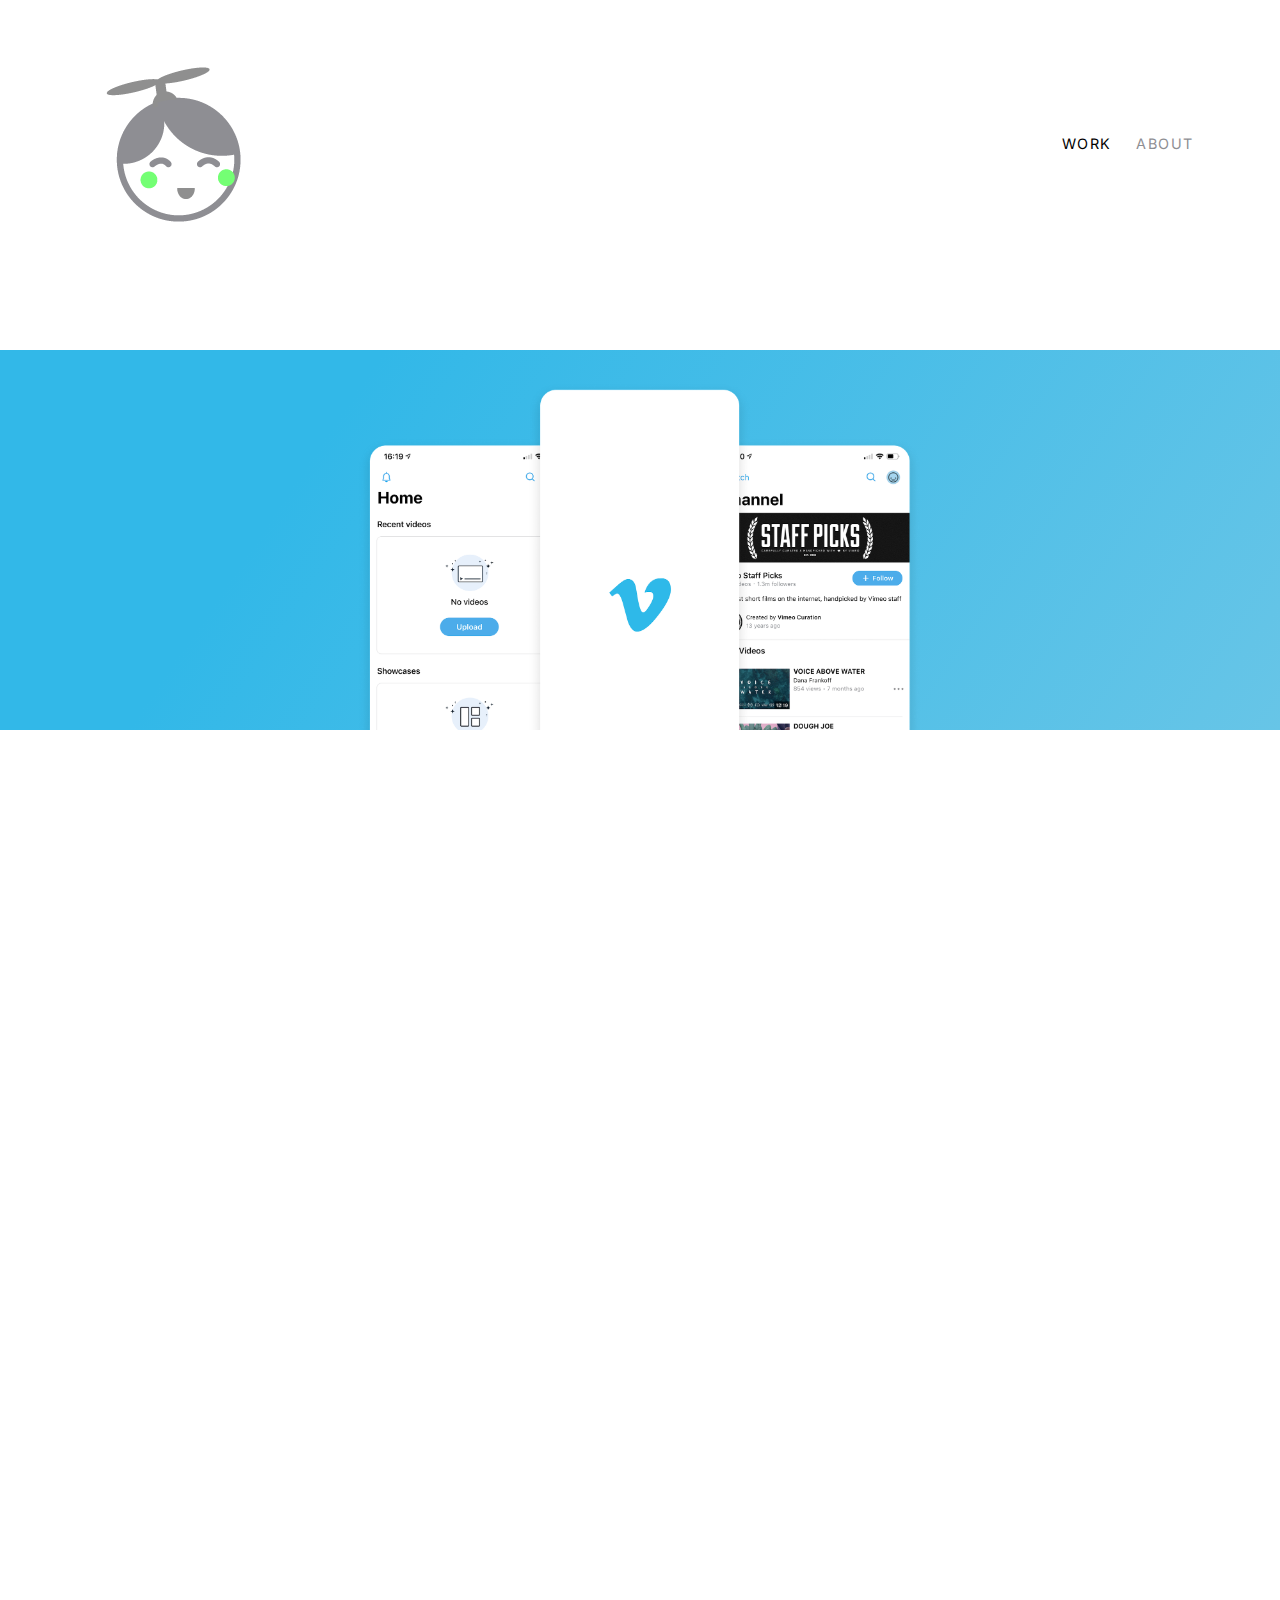
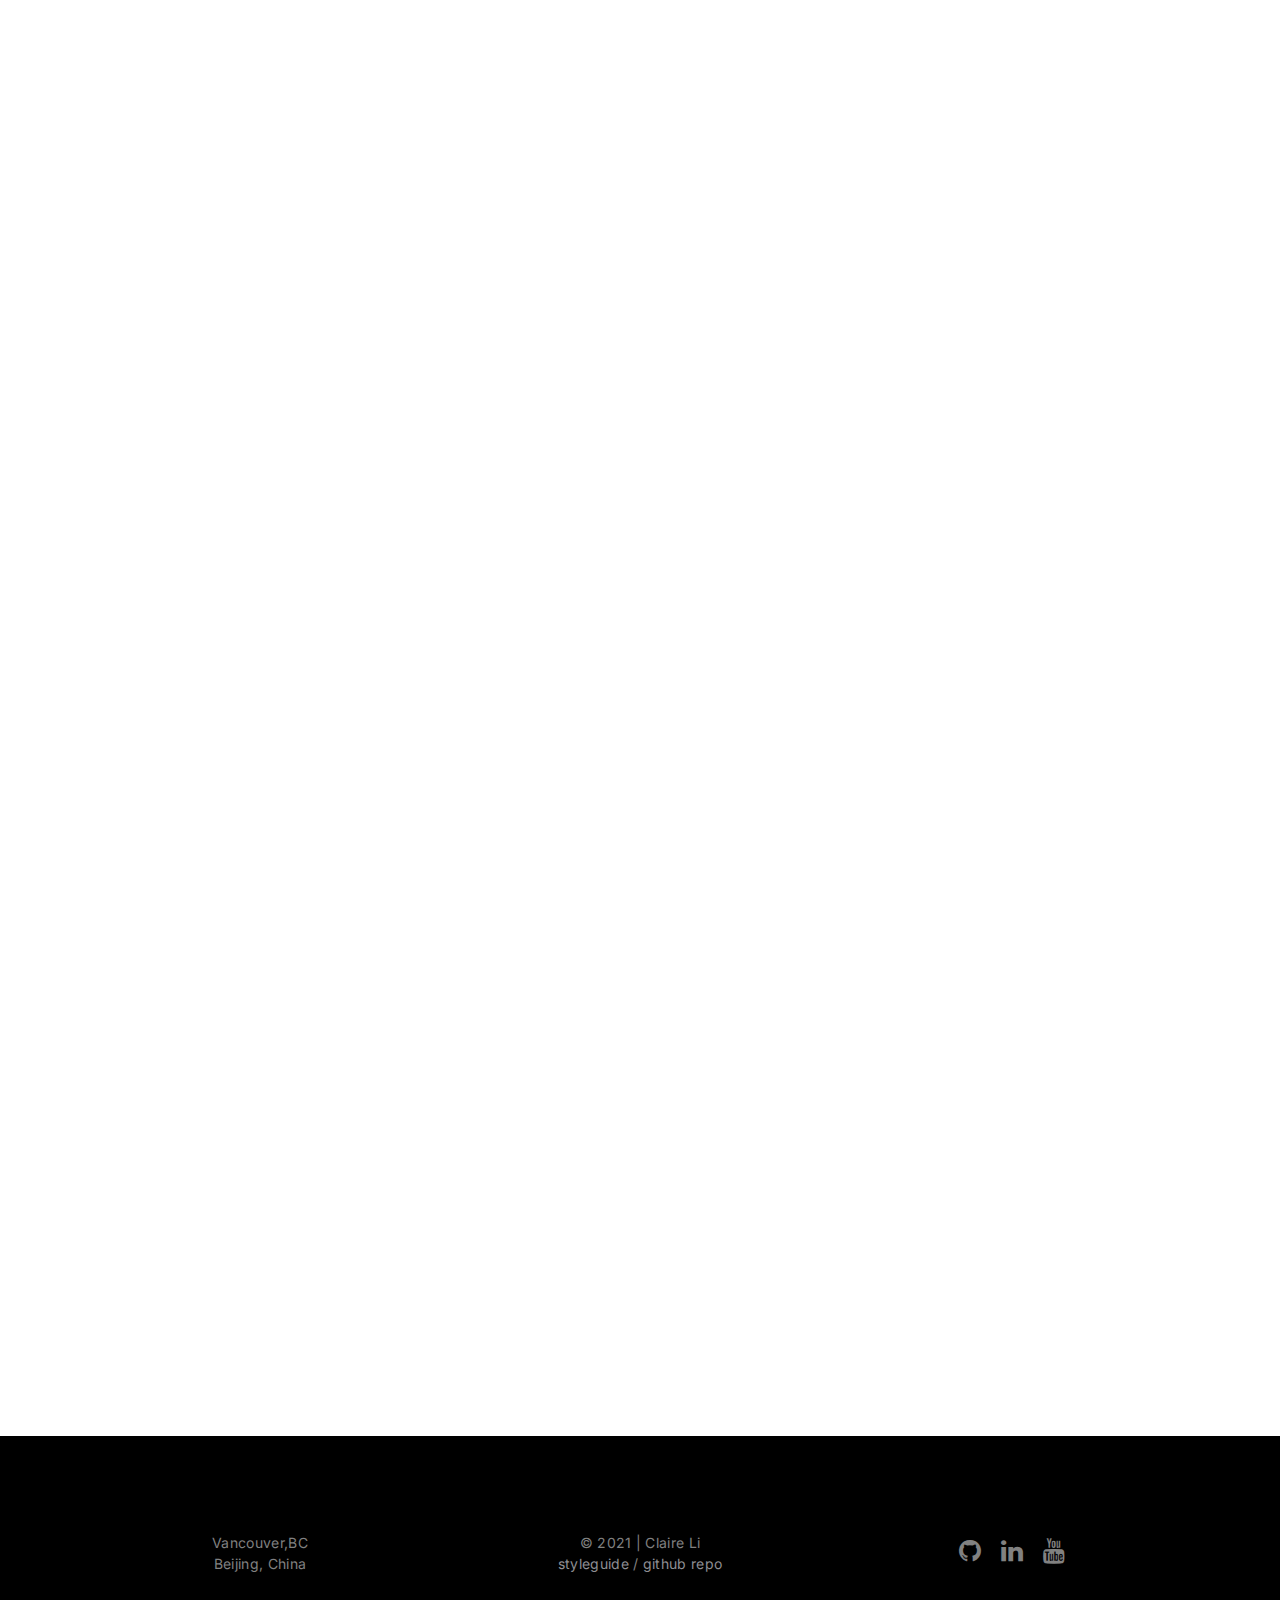
<file: vimeo.html>
<!DOCTYPE html>
<html lang="en">
  <head>
    <meta charset="utf-8">
    <meta name="viewport" content="width=device-width, initial-scale=1">

    <title>Claire Li - Works</title>

    <link rel="stylesheet" href="css/bootstrap.min.css">
    <link rel="stylesheet" href="css/custom.min.css">
    <link rel="stylesheet" href="https://unpkg.com/aos@next/dist/aos.css" />

    <link rel="preload" href="css/non-critical.css" as="style" onload="this.onload=null;this.rel='stylesheet'">

    <noscript><link rel="stylesheet" href="css/non-critical.css"></noscript>

    <script>!function(w){"use strict";var loadCSS=function(href,before,media){function loadCB(){ss.addEventListener&&ss.removeEventListener("load",loadCB),ss.media=media||"all"}var ref,doc=w.document,ss=doc.createElement("link");if(before)ref=before;else{var refs=(doc.body||doc.getElementsByTagName("head")[0]).childNodes;ref=refs[refs.length-1]}var sheets=doc.styleSheets;ss.rel="stylesheet",ss.href=href,ss.media="only x",function ready(cb){if(doc.body)return cb();setTimeout(function(){ready(cb)})}(function(){ref.parentNode.insertBefore(ss,before?ref:ref.nextSibling)});var onloadcssdefined=function(cb){for(var resolvedHref=ss.href,i=sheets.length;i--;)if(sheets[i].href===resolvedHref)return cb();setTimeout(function(){onloadcssdefined(cb)})};return ss.addEventListener&&ss.addEventListener("load",loadCB),(ss.onloadcssdefined=onloadcssdefined)(loadCB),ss};"undefined"!=typeof exports?exports.loadCSS=loadCSS:w.loadCSS=loadCSS}("undefined"!=typeof global?global:this);</script>

    <link rel="preconnect" href="https://fonts.googleapis.com">
    <link rel="preconnect" href="https://fonts.gstatic.com" crossorigin>
    <link href="https://fonts.googleapis.com/css2?family=Inter:wght@400;500;600;700;900&display=swap" rel="stylesheet">
    <link rel="stylesheet" href="https://cdnjs.cloudflare.com/ajax/libs/font-awesome/4.7.0/css/font-awesome.min.css">

    <!-- Favicon -->
    <link rel="apple-touch-icon" href="img/apple-touch-icon-144.jpg" />
    <link rel="apple-touch-icon" sizes="144x144" href="img/apple-touch-icon-144.jpg" />
    <link rel="apple-touch-icon" sizes="152x152" href="img/apple-touch-icon-ipad.jpg" />
    <link rel="apple-touch-icon" sizes="167x167" href="img/apple-touch-icon-ipad-retina.jpg" />

    <link rel="icon" type="img/png" href="img/favicon/favicon16.png" sizes="16x16" />
	  <link rel="icon" type="img/png" href="img/favicon/favicon32.png" sizes="32x32" />
    <link rel="icon" type="img/png" href="img/favicon/favicon96.png" sizes="96x96" />
  </head>

  <body>
    <div class="work-wrapper">
      <header id="header" class="headbar">
  			<div class="container">
  				<nav class="navbar">
            <!-- Logo -->
  					<div class="navbar-logo">
  						<div class="logo">
  							<a href="index.html">
                  <img srcset="img/my-logo-grey.png 2.5x" src="img/my-logo-grey.png" alt="Claire Li">
                </a>
  						</div>
  					</div>
  					<!-- Navigation -->
            <div class="topnav" id="navbar">
              <a href="index.html#my-projects" id="work-d">WORK</a>
              <a href="about-me.html">ABOUT</a>
            </div>
  				</nav>
  			</div>
  		</header>

      <section class="work">
        <div class="banner project3">
          <img src="img/projects/vimeo.png" alt="vimeo banner">
        </div>
        <div class="container">
          <div class="work-section">
            <h1 data-aos='fade-in'>Vimeo App Ethical Evaluation</h1>

            <ul class="row table-3" data-aos='fade-in'>
              <li class="col-md-6">
                <p class="list-content">
                  <span class="list-title">Duration</span>
                  <span class="list-caption">1 month</span>
                </p>
              </li>
              <li class="col-md-6">
                <p class="list-content">
                  <span class="list-title">My Role:</span>
                  <span class="list-caption">user research, problem analyst, user testing</span>
                </p>
              </li>
              <li class="col-md-6">
                <p class="list-content">
                  <span class="list-title">Group Members:</span>
                  <span class="list-caption">Kim Hu, Claire Li, Kunlu Li</span>
                </p>
              </li>
              <li class="col-md-6">
                <p class="list-content">
                  <span class="list-title">Tools:</span>
                  <span class="list-caption">figma</span>
                </p>
              </li>
            </ul>
            <h2 data-aos='fade-in'>Context</h2>
            <p data-aos='fade-in'>This project is about evaluating and analyzing any problems related to user interface and user experience found in Vimeo iOS app, and then design a revision solution for each problems found. The purpose of this project is about practicing principles of interactive design and user testing ability.</P>

              <h2 data-aos='fade-in'>Persona</h2>
              <p class="special-para" data-aos='fade-in'> we created a typical user persona.</p>
              <div class="img-listing" data-aos='fade-in'>
                <a href="img/vimeo/persona.png">
                  <img src="img/vimeo/persona-opt.png" data-src="img/vimeo/persona.png" class="lazyload blur" alt="persona">
                  <noscript><img src="img/vimeo/persona.png" alt="persona"></noscript>
                </a>
              </div>

            <h2 class="special-heading" data-aos='fade-in'>Usability Test</h2>
            <p data-aos='fade-in'>First, We came out with some performing tasks that users normally perform when using Vimeo.</p>
            <p class="bullet" data-aos='fade-in'>1. Attempt to watch a video with captions on.</p>
            <p class="bullet" data-aos='fade-in'>2. Attempt to like a video.</p>
            <p class="bullet" data-aos='fade-in'>3. Attempt to hide a video that not interested.</p>
            <p class="bullet" data-aos='fade-in'>4. Attempt to turn off notifications from a channel.</p>
            <p class="bullet" data-aos='fade-in'>5. Attempt to find the oldest video in a channel.</p>
            <p class="bullet" data-aos='fade-in'>6. Attempt to change profile photo.</p>
            <p class="bullet" data-aos='fade-in'>7. Attempt to delete account.</p>

            <h5 data-aos='fade-in'>Why choose those tasks?</h5>
            <p data-aos='fade-in'>Those tasks are typical task flows as it is on the tasks that users need to perform to achieve their goals. Also, it covers a wide range of users’ activities that could happen in this App.</p>

            <h5 data-aos='fade-in'>Principles broken</h5>
            <p data-aos='fade-in'>Based on our tasks, we found several problems within the app that broke the principles set by Humane by Design and Artifact.</p>
            <ul data-aos='fade-in'>
              <li><span class="bold">Extended Solve: </span> A design solution that focuses on an excluded disabled or impaired group of users can benefit all users.</li>
              <li><span class="bold">In Control: </span> Give people the control they need to manage the algorithms that shape their experiences.</li>
              <li><span class="bold">Allow for Personalization: </span> Allow users to customize from whom, when and how they can receive notifications to minimize unwanted interruptions.</li>
            </ul>
            <p data-aos='fade-in'>We then rated them based on Jacob Nielson's Severity Ratings for Usability Problems.</p>

            <div class="img-listing" data-aos='fade-in'>
              <a href="img/vimeo/issues.png">
                <img src="img/vimeo/issues-opt.png" data-src="img/vimeo/issues.png" class="lazyload blur" alt="issues table">
                <noscript><img src="img/vimeo/issues.png" alt="issues table"></noscript>
              </a>
            </div>

            <h2 data-aos='fade-in'>Severity Rating</h2>
            <div class="img-listing" data-aos='fade-in'>
              <a href="img/vimeo/severity-rating3.png">
                <img src="img/vimeo/severity-rating3-opt.png" data-src="img/vimeo/severity-rating3.png" class="lazyload blur" alt="severity rating">
                <noscript><img src="img/vimeo/severity-rating3.png" alt="severity rating"></noscript>
              </a>
            </div>
            <p class="special-para" data-aos='fade-in'>🔵 If users do not want to receive notifications from a specific person that they follow, they cannot just turn off notifications from that person.</p>

            <div class="img-listing" data-aos='fade-in'>
              <a href="img/vimeo/severity-rating1.png">
                <img src="img/vimeo/severity-rating1-opt.png" data-src="img/vimeo/severity-rating1.png" class="lazyload blur" alt="severity rating">
                <noscript><img src="img/vimeo/severity-rating1.png" alt="severity rating"></noscript>
              </a>
            </div>
            <p class="special-para" data-aos='fade-in'>🔵 If a viewer has a severe hearing impairment or in a loud environment and cannot hear the sounds clearly even with the maximum volume, he/she may need to turn on the caption. However, this function is not provided in the current version of Vimeo.</p>

            <div class="img-listing" data-aos='fade-in'>
              <a href="img/vimeo/severity-rating2.png">
                <img src="img/vimeo/severity-rating2-opt.png" data-src="img/vimeo/severity-rating2.png" class="lazyload blur" alt="severity rating">
                <noscript><img src="img/vimeo/severity-rating2.png" alt="severity rating"></noscript>
              </a>
            </div>
            <p class="special-para" data-aos='fade-in'>🔵 If viewers want to watch the newest video, they have to compare the uploaded time by themselves because the application does not offer a filter that allows the viewers to sort videos by time.</p>
            <p class="special-para" data-aos='fade-in'>🔵 If a viewer does not like a video, he/she cannot hide it because this function is not offered.</p>
            <p class="special-para" data-aos='fade-in'>🔵 If viewers like a video and wish to add in favorite, they cannot simply press the heart shape. Instead, they have to open the menu to find the function.</p>

            <h2 data-aos='fade-in'>Design Revision</h2>
            <p class="special-para" data-aos='fade-in'>We made three revisions for the problems we found.</p>
            <h5 data-aos='fade-in'>1. Hide uninterested Video</h5>
            <p class="special-para" data-aos='fade-in'>I added a function of hiding uninterested videos. Since not all of the videos on the list are suitable for every user, we think it may be beneficial to incorporate a feature that allows users to hide videos that they don’t want to watch. This feature offers users the control they need for deciding what videos they want to appear, or not to show, in further searches. Users can use this function in many ways, such as in the case when specific videos are not suitable for a user to watch, or when the users have seen the video already. Besides, users can also recover from their actions if they hide videos by accident.</p>
            <div class="img-listing" data-aos='fade-in'>
              <a href="img/vimeo/solution1.png">
                <img src="img/vimeo/solution1-opt.png" data-src="img/vimeo/solution1.png" class="lazyload blur" alt="solution">
                <noscript><img src="img/vimeo/solution1.png" alt="solution"></noscript>
              </a>
            </div>

            <h5 data-aos='fade-in'>2. Change Notification Frequency</h5>
            <p class="special-para" data-aos='fade-in'>I added a function that allows users to change how frequently they want to receive notifications from creators they follow. They can turn on or off of any creator’s notification completely, or they can set the frequency to "sometimes." As the pictures showed, users can click the notification icon and change the notification frequency. There are three options available: receive all notifications, receive some notifications, and receive no notifications.</p>
            <div class="img-listing" data-aos='fade-in'>
              <a href="img/vimeo/solution2.png">
                <img src="img/vimeo/solution2-opt.png" data-src="img/vimeo/solution2.png" class="lazyload blur" alt="solution">
                <noscript><img src="img/vimeo/solution2.png" alt="solution"></noscript>
              </a>
            </div>

            <h5 data-aos='fade-in'>3. Sort Video by Uploaded Date</h5>
            <p class="special-para" data-aos='fade-in'>The last revision I made is adding a search filter for sorting videos based on uploaded time and popularity. This feature can shorten users’ video-searching time. For example, if users want to check the oldest video, they don’t need to scroll down to the very end. Instead, they can tap on the filter and choose the “Uploaded Date (Oldest)” option. After selecting this option, the app will sort the video according to this preference.</p>
            <div class="img-listing" data-aos='fade-in'>
              <a href="img/vimeo/solution3.png">
                <img src="img/vimeo/solution3-opt.png" data-src="img/vimeo/solution3.png" class="lazyload blur" alt="solution">
                <noscript><img src="img/vimeo/solution3.png" alt="solution"></noscript>
              </a>
            </div>
          </div>
          <div id="end" data-aos='fade-in'>
            <span class="dot"></span>
            <span class="dot"></span>
            <span class="dot"></span>
          </div>

          <script src="js/lazysizes.min.js"></script>
        </div>
      </section>
    </div>

    <!-- Footer -->
    <footer id="footer">
      <div class="container">
        <div class="row">
          <div class="col-md-4">
            <p>Vancouver,BC</p>
            <p>Beijing, China</p>
          </div>
          <div class="col-md-4">
            <p>© 2021 | Claire Li</P>
            <p class="footer-note">
              <a href="style.html">styleguide</a>
              /
              <a href="https://github.com/clairehq/portfolio">github repo</a>
            </p>
          </div>
          <div class="col-md-4">
            <div class="footer-icons">
              <a href="https://github.com/clairehq"><span class="fa fa-github"></span></a>
              <a href="https://www.linkedin.com/in/claire-li-98739113b/"><span class="fa fa-linkedin"></span></a>
              <a href="https://www.youtube.com/channel/UCl3nWt5SBx3i8jefJsgy7vA?view_as=subscriber"><span class="fa fa-youtube"></span></a>
            </div>
          </div>
        </div>
      </div>
    </footer>

    <script src="https://unpkg.com/aos@next/dist/aos.js"></script>
    <script>
      AOS.init({
        offset: 300,
        duration: 2000,
        once: true,
      });
    </script>
  </body>
</html>
</file>
<file: css/non-critical.css>
.blur {
	-webkit-filter: blur(5px);
	filter: blur(5px);
	transition: filter 400ms;
}

.blur.lazyloaded {
	-webkit-filter: blur(0);
	filter: blur(0);
}
</file>
<file: css/custom.min.css>
.bold,h1{font-weight:700}.sidenav a,code{display:block}#showcase a,p{letter-spacing:.02rem}#about-me p,section{margin-top:5rem;padding-bottom:5rem}#imagery a,#my-projects a,#navbar a,.button a,.sidenav a{text-decoration:none}*{box-sizing:border-box}body{font-family:Inter,sans-serif}a{color:#8e8e93}a#work{color:#fff}a#work-d{color:#000}a:hover{color:#6f6}h1{text-align:center;color:#fff}h2,h3,h4{color:#fff}p{color:#8e8e93}h2{margin-bottom:1rem}p{overflow-wrap:break-word;word-wrap:break-word}.container{padding-right:0;padding-left:0}.sidenav{height:100%;width:25%;position:fixed;z-index:1;top:0;left:0;background-color:#fff;overflow-x:hidden;padding:5rem 2rem}.sidenav a{text-align:right;padding:.375rem .5rem .375rem 1rem;font-size:1.125rem}#my-projects h2,#showcase a{text-align:center;font-weight:600}#about-me h1{text-align:left;margin:0 15px 15px 15px}#main h1{text-align:left}.sidenav a.active,.sidenav a:hover:not(.active){color:#6f6}#main{margin-left:30%;max-width:40rem;padding-bottom:.5rem}#main h1{padding-top:5.5rem}#main .colour-palette p{color:#fff}.black,.dark-grey{color:#fff;padding:1.5rem}.black{background-color:#000}.dark-grey{background-color:#3c3c3c}.light-grey{color:#000;background-color:#f1f2f3;padding:1.5rem}.grey,.pink{color:#fff;padding:1.5rem}.grey{background-color:#8e8e93}.pink{background-color:#6f6}#heading h1{padding:.2rem}pre{background-color:#000;padding:0;color:#6f6;font-size:100%}#imagery .img-title{font-weight:500;padding-left:1rem;padding-top:1rem;color:#f1f1ee}header{padding-top:1rem}header div.container{padding:1.875rem 0;margin-bottom:1rem}#my-projects h2,#showcase h1,.image-container{margin-bottom:2rem}.banner{margin-bottom:5rem}.navbar{display:flex;flex-direction:row;flex-wrap:wrap;justify-content:space-between}#navbar a{position:relative;letter-spacing:.1rem;margin-left:20px;font-size:.9rem}.banner img{margin-left:auto;margin-right:auto}#navbar a:after{content:"";display:inline-block;position:absolute;left:0;bottom:-10px;background-color:#6f6;width:0;height:3px;transition:all .5s}#my-projects span,#showcase a,.banner img,.img-responsive,.list-caption{display:block}.fade,.img-responsive{height:100%;width:100%}#navbar a:hover{color:#6f6;transition:all .7s}#navbar a:hover:after{width:100%}.wrapper{background-color:#000}#showcase{padding-top:5rem;padding-bottom:5rem}#showcase h1{font-size:72px}#showcase p{font-size:22px;line-height:50px}.highlight{color:#fff}#introduction{width:70%;margin-left:auto;margin-right:auto}#my-projects{padding-top:3rem;padding-bottom:3rem}.image-container{position:relative;border-radius:8px;box-shadow:inset 0 .5px 2px rgb(155 155 155 / 10%)}.caption,.overlay{position:absolute}.sub-title{text-align:center;color:#fff;padding-bottom:.5rem}.project1{background:linear-gradient(304deg,#c496ff 0,#8c34ff 75%)}.project2{background:linear-gradient(304deg,#fc437b 0,#ff014d 75%)}.project3{background:linear-gradient(304deg,#67c5e7 0,#32b8e8 75%)}.project4{background:linear-gradient(304deg,#90c1c1 0,#13c2c2 75%)}.project5{background:linear-gradient(304deg,#86a3ff 0,#5c83ff 75%)}.project6{background:linear-gradient(304deg,#ffe2e9 0,#ffcad7 75%)}.project7{background:linear-gradient(304deg,#dfcff4 0,#cdb0f3 75%)}#my-projects .img-title{font-weight:500;padding-left:1rem;padding-top:1rem;color:#f1f1ee}.work-section .img-title{padding-bottom:0}.overlay{transition:all .3s ease;opacity:0;background-color:#fff}.image-container:hover .overlay{opacity:.95}.caption{color:#fff;left:50%;top:50%;transform:translate(-50%,-50%)}.fade{top:0;left:0;background-color:#000000d9}.image-container:hover .fade{width:100%}#end,#footer .col-md-4{text-align:center}#about-me p{margin:0 15px 30px 15px;padding:0}.work h2{font-weight:600}.img-showcase img{max-width:100%}.banner img{max-width:50%}.work-wrapper{background-color:#fff}.work-wrapper h1,h2,h3,h4{color:#000}.work-wrapper p{color:#3c3c3c}.work-section{padding-left:15%;padding-right:15%}.work-section h2{font-size:1.75rem;padding-top:1rem;padding-bottom:.7rem;margin:0}.work-section h3{padding-bottom:1rem;margin:0}.work-section p{padding-bottom:2.1rem;line-height:1.9rem;margin:0}.work-section .bullet{line-height:1rem}.work-section .bullet-point{padding-bottom:2.1rem;margin-bottom:0}.work-section .number-list{padding-bottom:2.1rem;margin-bottom:0}.work-section .bold{font-weight:bolder;text-decoration:underline}.work-section ul{line-height:40px}.work-section .special-heading{padding-bottom:2rem}.work-section .special-para{padding-bottom:1.1rem}.row{margin:0}.table{margin-top:5rem;margin-bottom:5rem;background-color:#fff;box-shadow:rgb(105 46 240 / 40%) 5px 5px,rgb(112 46 240 / 30%) 10px 10px,rgb(139 46 240 / 20%) 15px 15px,rgb(130 46 240 / 10%) 20px 20px,rgb(112 46 240 / 5%) 25px 25px}.table-2{margin-top:3rem;margin-bottom:3rem;background-color:#fff;box-shadow:rgb(255 0 0 / 40%) 5px 5px,rgb(251 0 0 / 30%) 10px 10px,rgb(255 0 0 / 20%) 15px 15px,rgb(255 0 47 / 10%) 20px 20px,rgb(253 2 2 / 5%) 25px 25px}.table-3{margin-top:3rem;margin-bottom:3rem;background-color:#fff;box-shadow:rgb(46 193 240 / 40%) 5px 5px,rgb(46 231 240 / 30%) 10px 10px,rgb(46 231 240 / 20%) 15px 15px,rgb(46 186 240 / 10%) 20px 20px,rgb(46 231 240 / 5%) 25px 25px}.table-4{margin-top:3rem;margin-bottom:3rem;background-color:#fff;box-shadow:rgb(46 94 240 / 40%) 5px 5px,rgb(46 115 240 / 30%) 10px 10px,rgb(46 88 240 / 20%) 15px 15px,rgb(46 133 240 / 10%) 20px 20px,rgb(46 124 240 / 5%) 25px 25px}.table-5{margin-top:3rem;margin-bottom:3rem;background-color:#fff;box-shadow:rgb(253 175 221 / 40%) 5px 5px,rgb(251 174 231 / 30%) 10px 10px,rgb(253 160 216 / 20%) 15px 15px,rgb(249 149 214 / 10%) 20px 20px,rgb(247 145 201 / 5%) 25px 25px}.table-6{margin-top:3rem;margin-bottom:3rem;background-color:#fff;box-shadow:rgb(141 46 240 / 40%) 5px 5px,rgb(147 46 240 / 30%) 10px 10px,rgb(165 46 240 / 20%) 15px 15px,rgb(165 46 240 / 10%) 20px 20px,rgb(183 46 240 / 5%) 25px 25px}.table-7{margin-top:3rem;margin-bottom:3rem;background-color:#fff;box-shadow:rgb(70 249 232 / 40%) 5px 5px,rgb(46 240 240 / 30%) 10px 10px,rgb(46 240 231 / 20%) 15px 15px,rgb(46 222 240 / 10%) 20px 20px,rgb(46 231 240 / 5%) 25px 25px}.list-content{padding:1rem;margin:0}.list-title{font-weight:700}.list-caption{font-size:.8rem}.button,.dot{display:inline-block}.img-listing{background-color:#f1f2f3;padding:2rem;margin-bottom:2rem}.img-listing img{max-width:100%;height:auto;transition:all .3s}.img-listing img:hover{transform:scale(1.03)}.button{position:relative;padding:1rem;background-color:#000;transition-property:background-color;transition-duration:.4s;margin-bottom:2.1rem}.button{color:#fff}.button:hover{background-color:#6f6}#end{padding-top:1rem;padding-bottom:3rem}.dot{height:8px;width:8px;background-color:#818181;border-radius:50%;margin:.5rem}#footer{background-color:#000;padding-top:6rem;padding-bottom:6rem}#footer h1{color:#f1f1f1}#footer p,.fa{color:#818181}#footer p{margin:0;font-size:.875rem}.footer-note{font-size:.4rem;font-weight:400}.footer-icons a{cursor:pointer;font-size:1.6rem;margin-right:1rem}.fa:hover{color:#6f6;transition:all .5s}@media screen and (max-width:60.625em){.sidenav{width:100%;height:auto;position:relative;display:none}.sidenav a{text-align:left}#main{margin-left:5%;margin-right:5%}#main h1{padding-top:1rem}section{margin-top:0}.element{margin-top:0}#citation a{overflow-wrap:break-word;word-wrap:break-word}.work-section{padding-left:2%;padding-right:2%}.col-lg-6{padding-left:0;padding-right:0}.col-md-6 p{padding-bottom:1rem}}@media screen and (max-width:25em){.sidenav a{text-align:center}pre{font-size:70%}#citation a{font-size:80%}}
</file>
